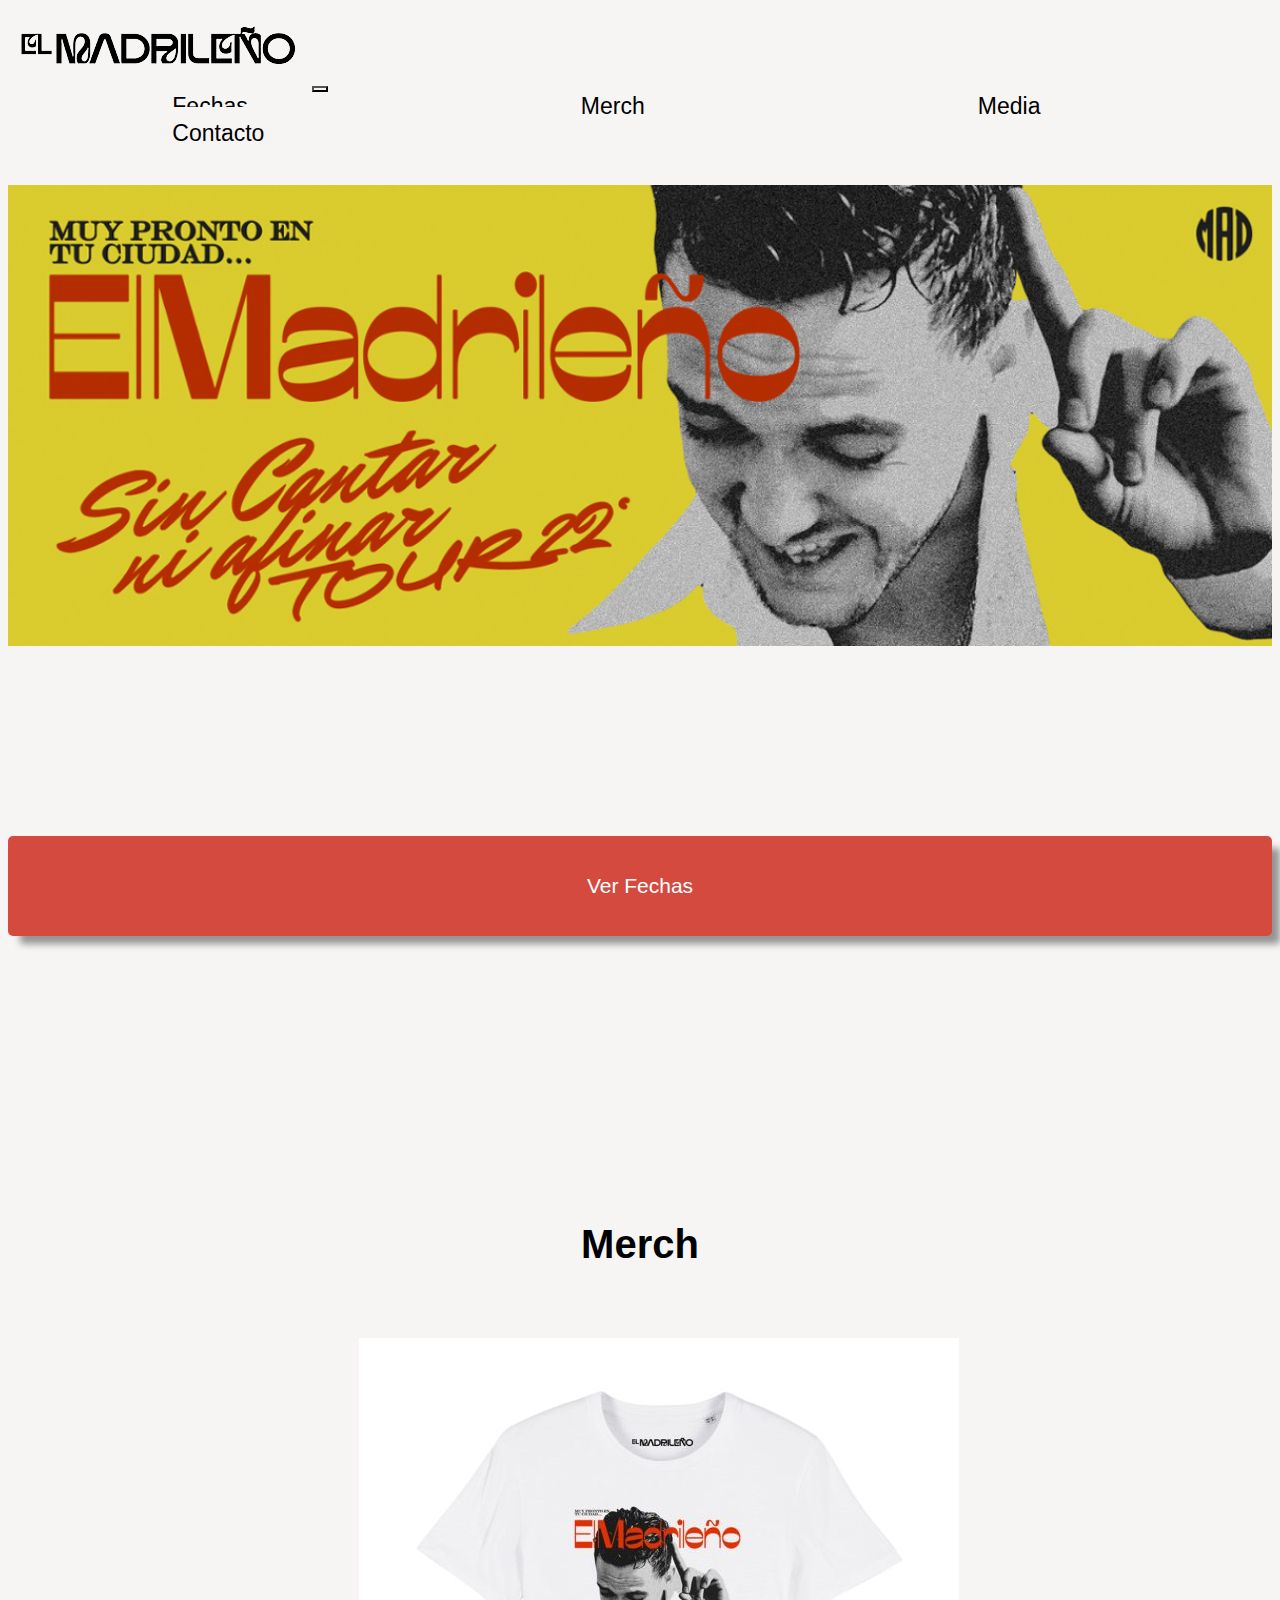
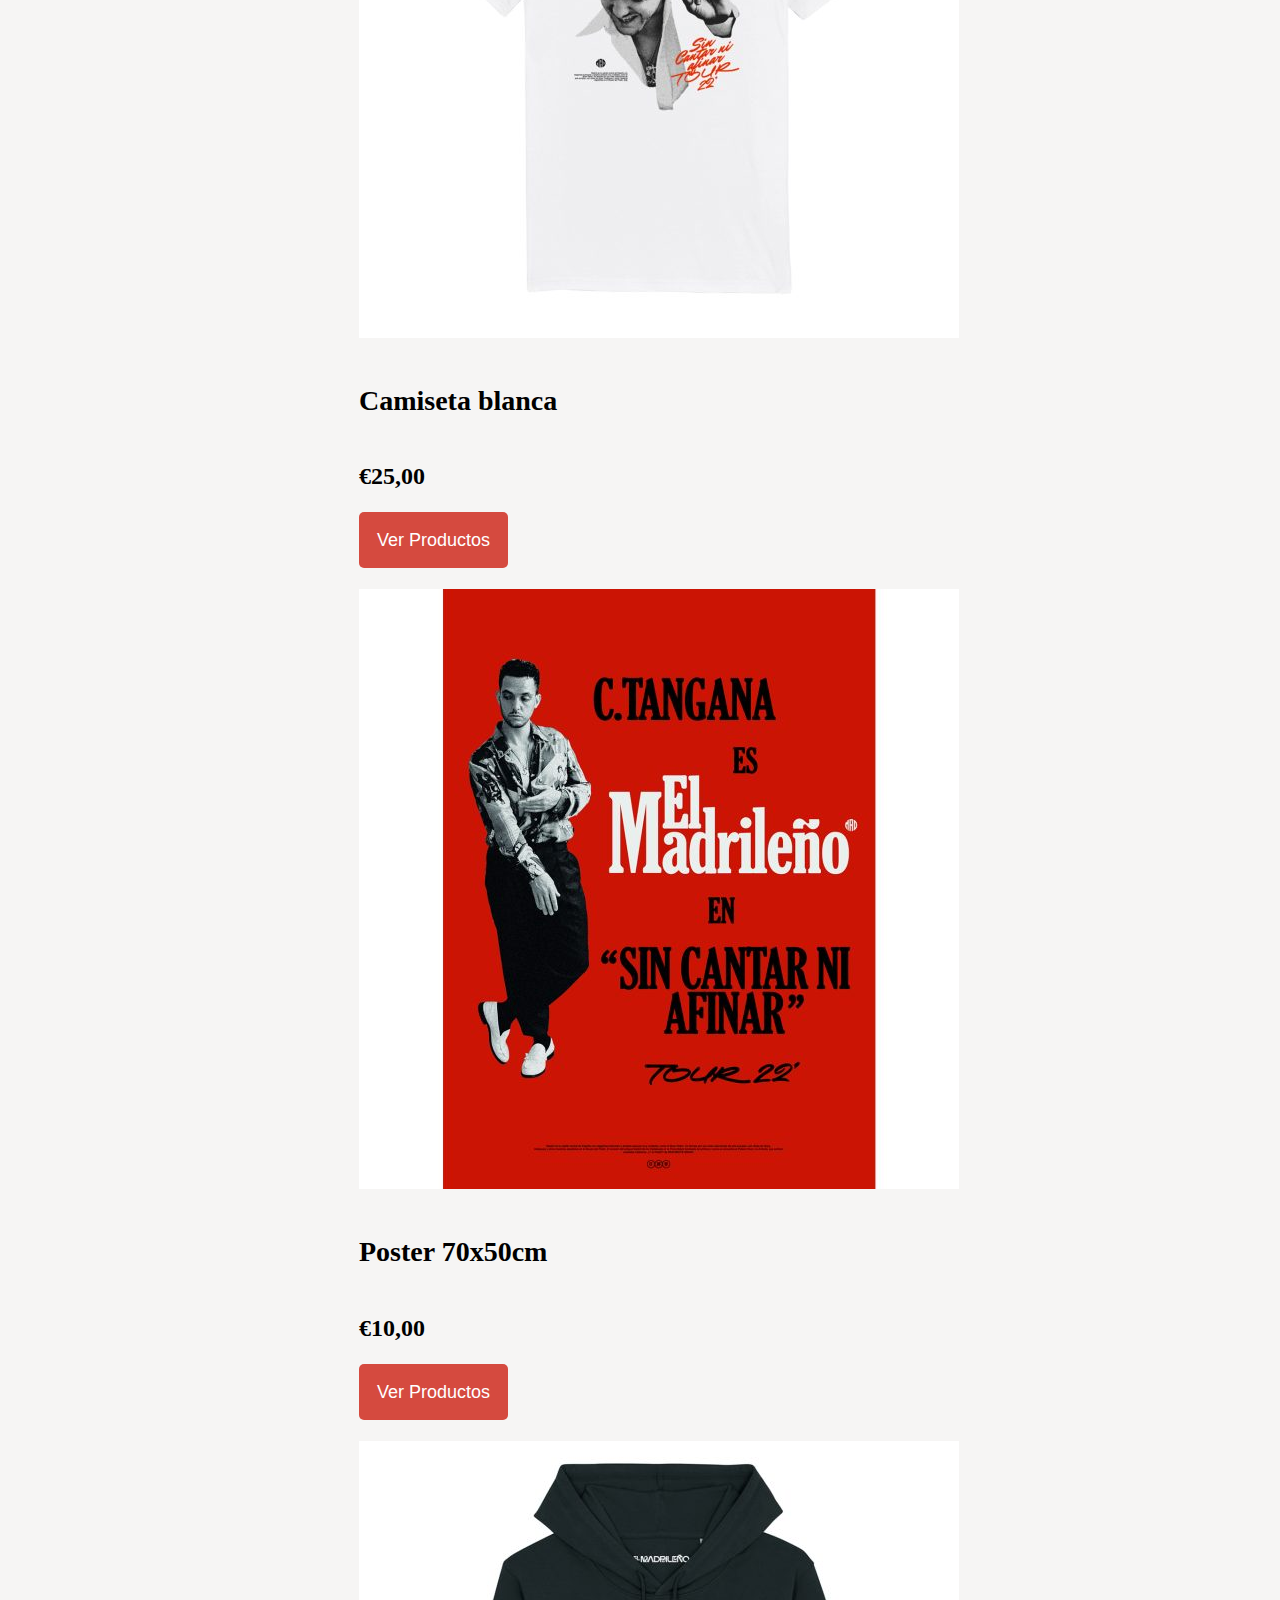
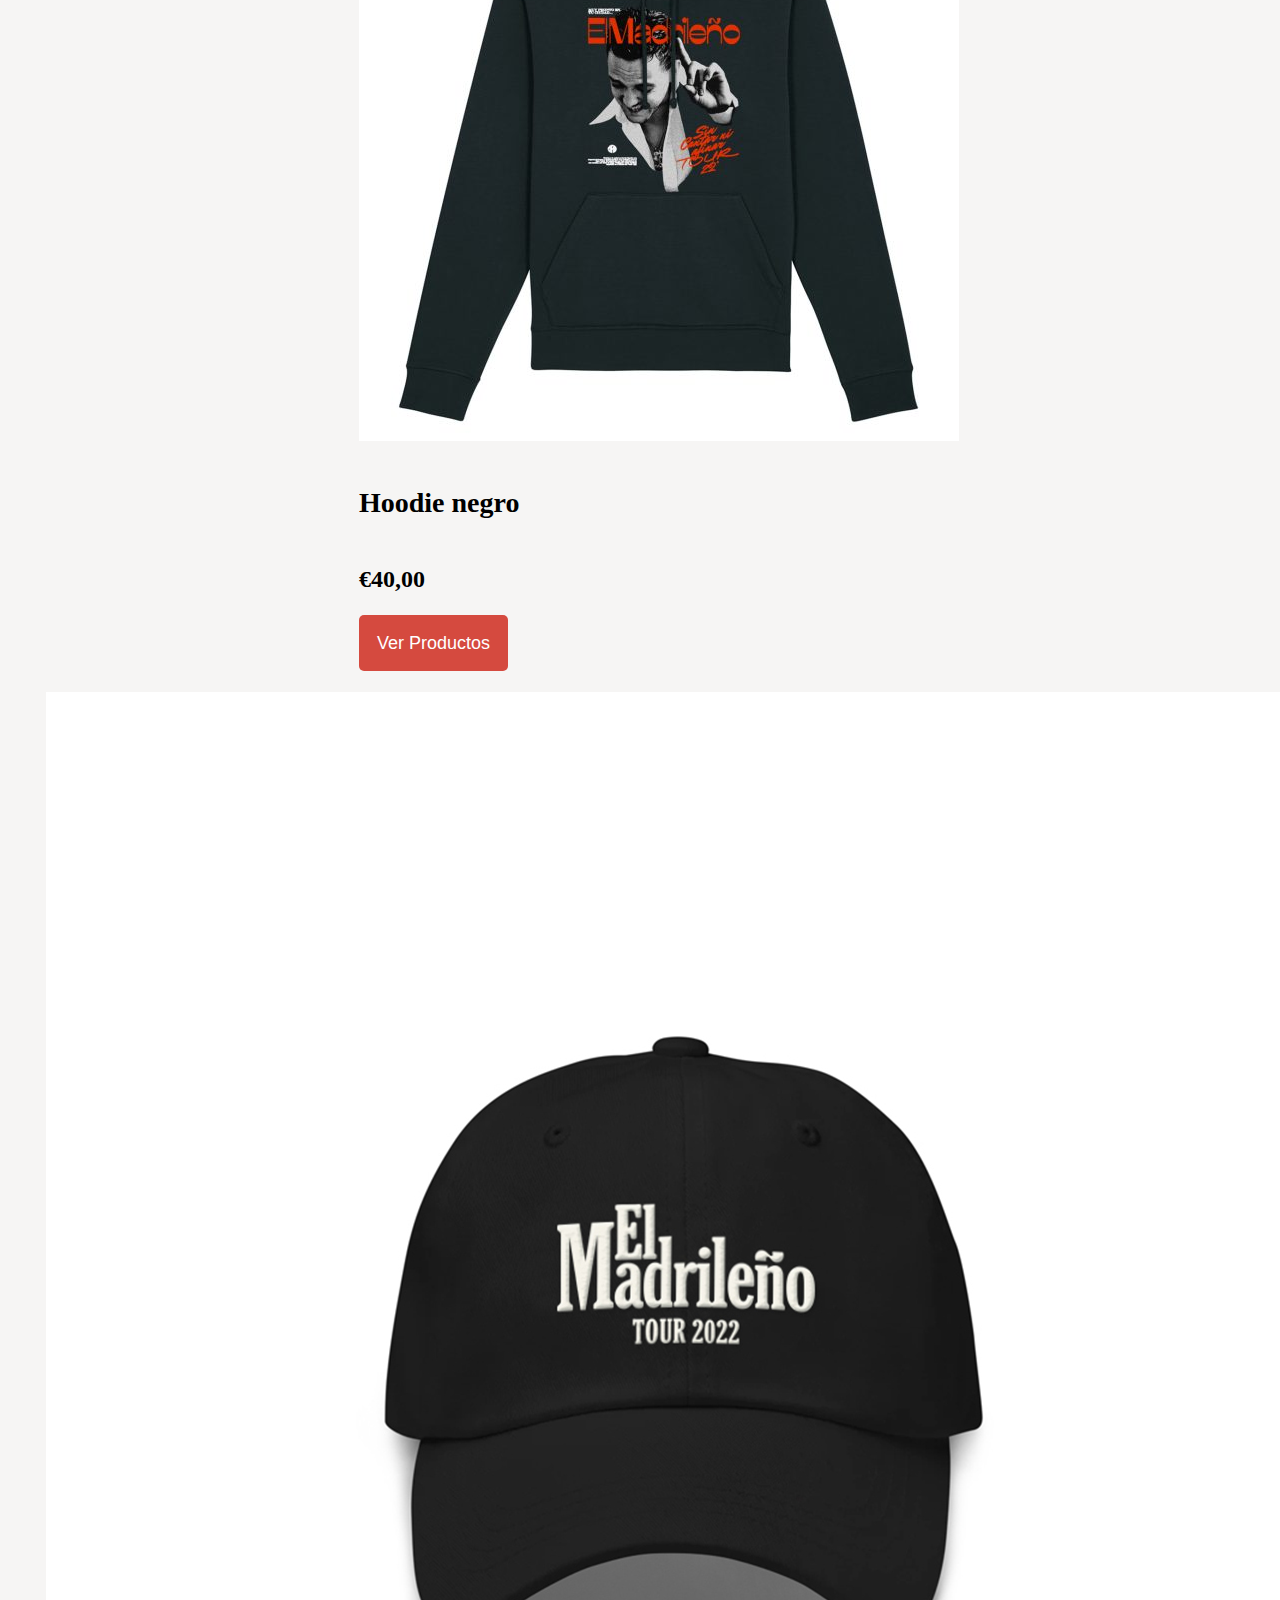
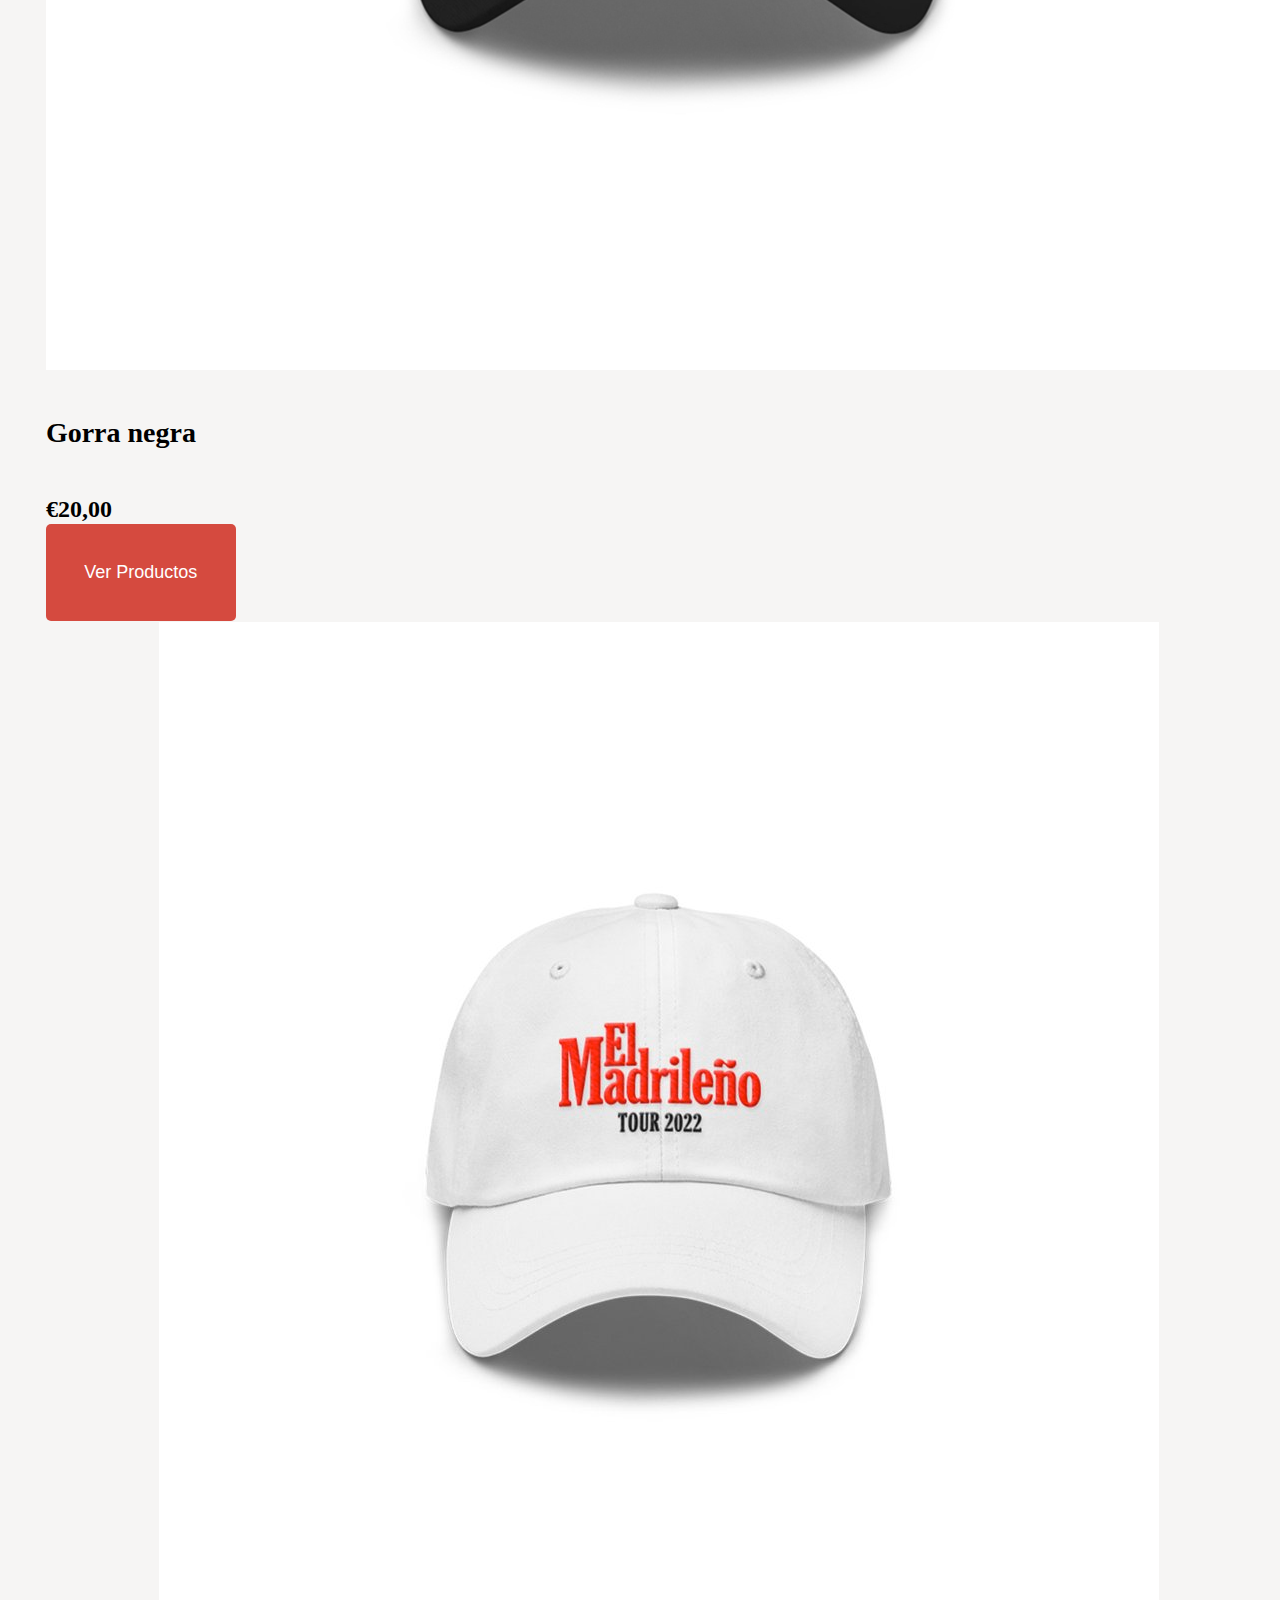
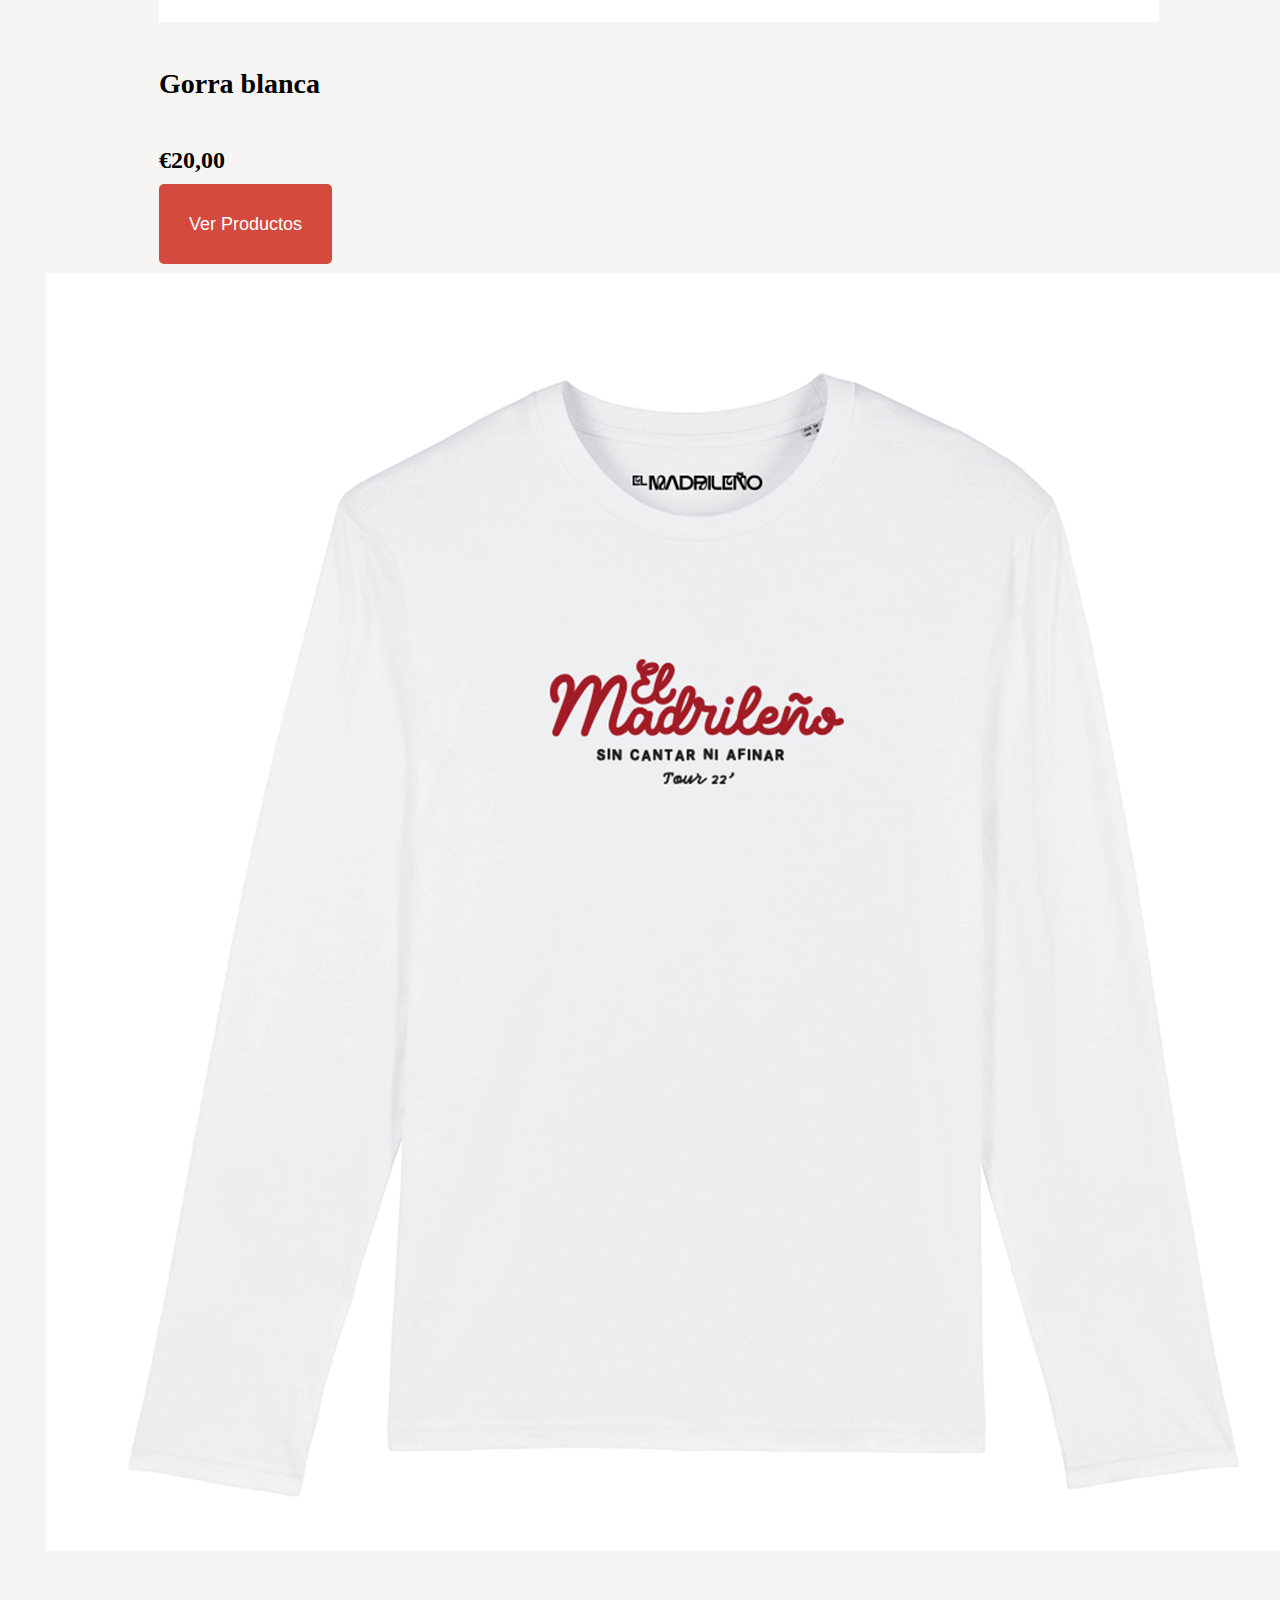
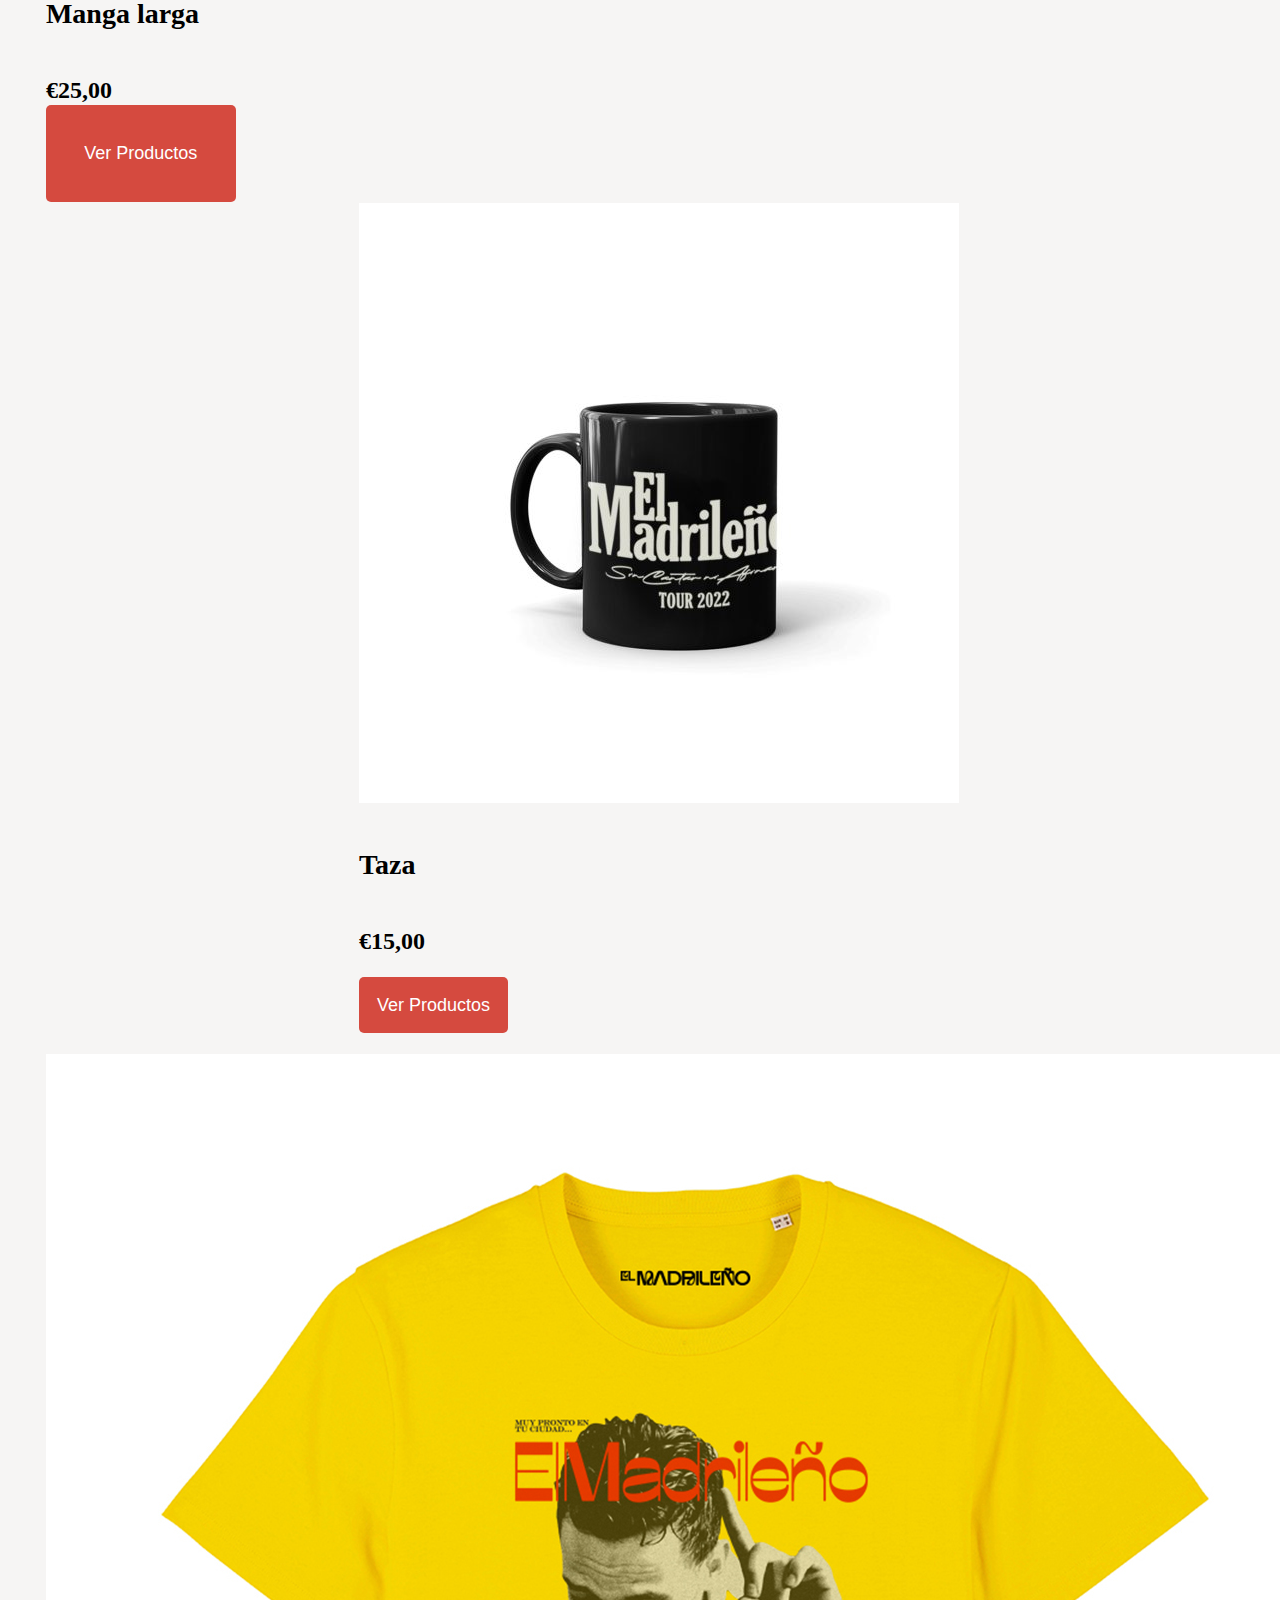
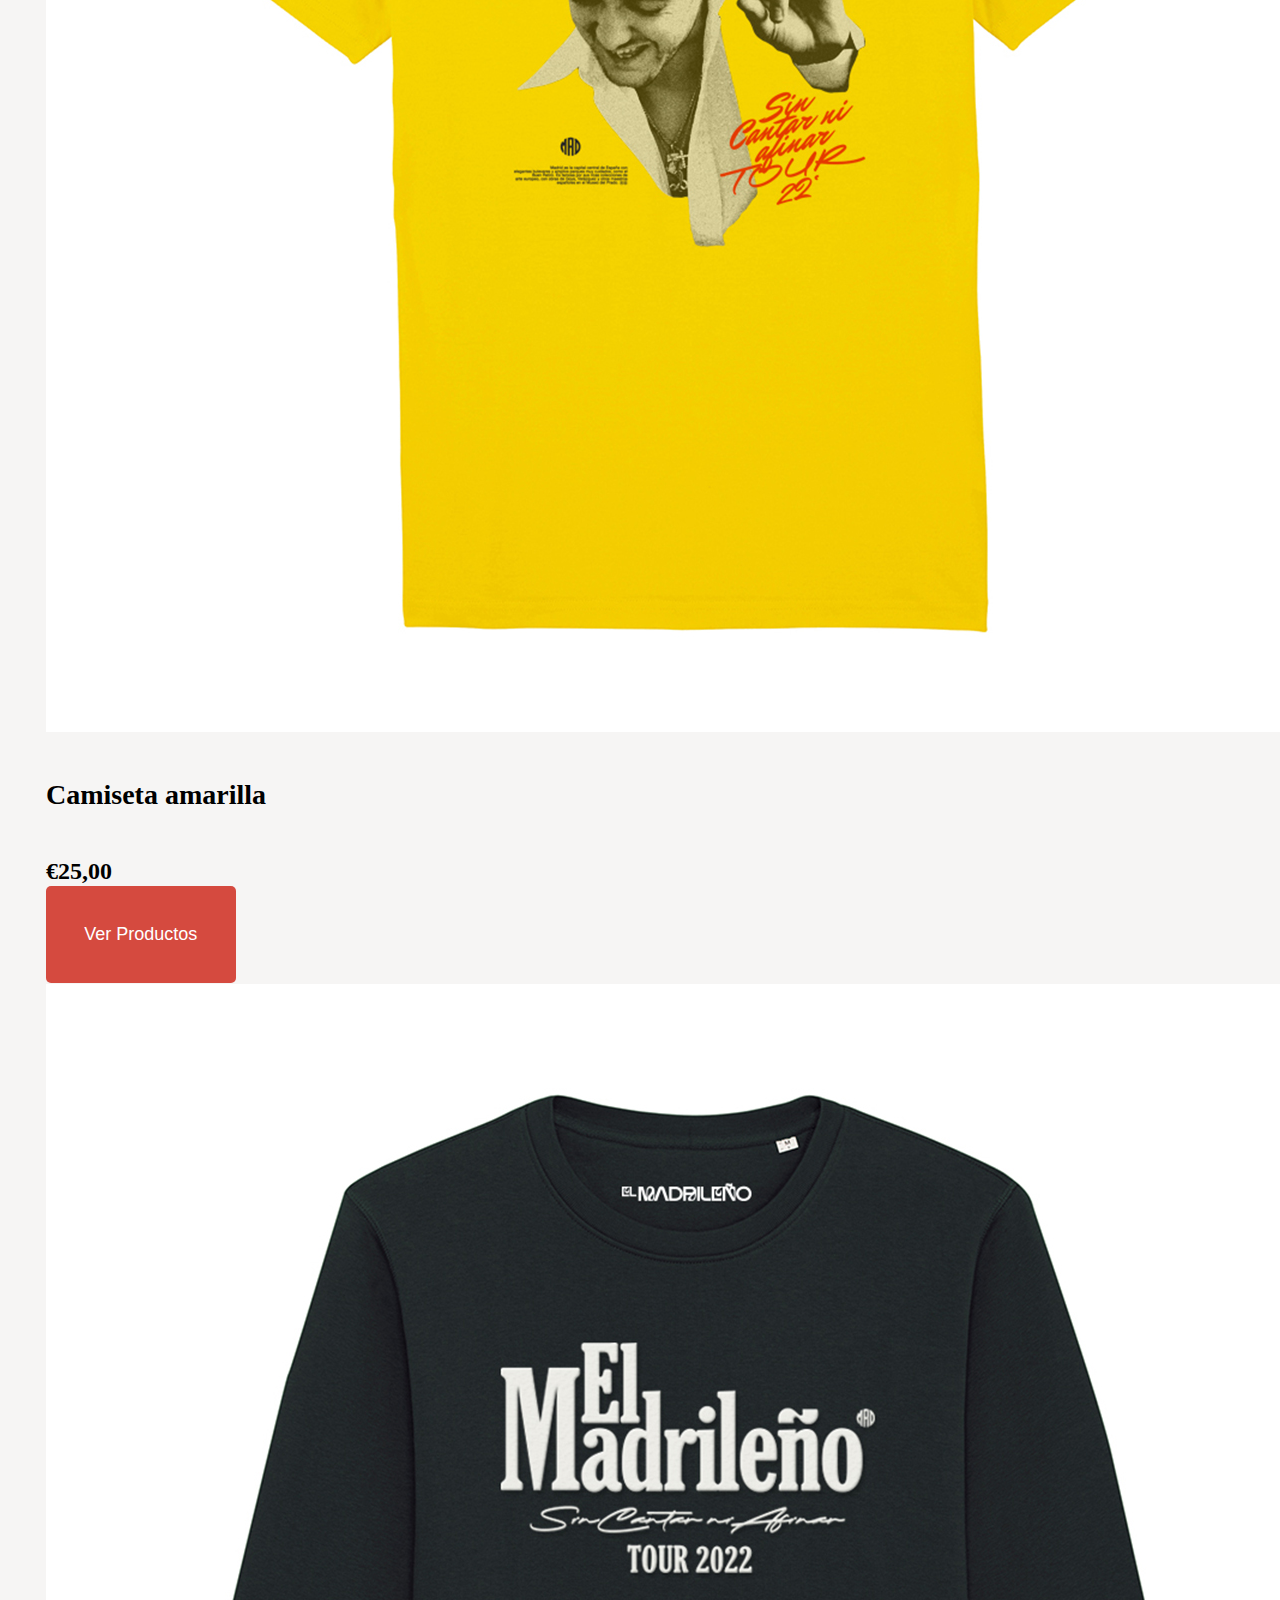
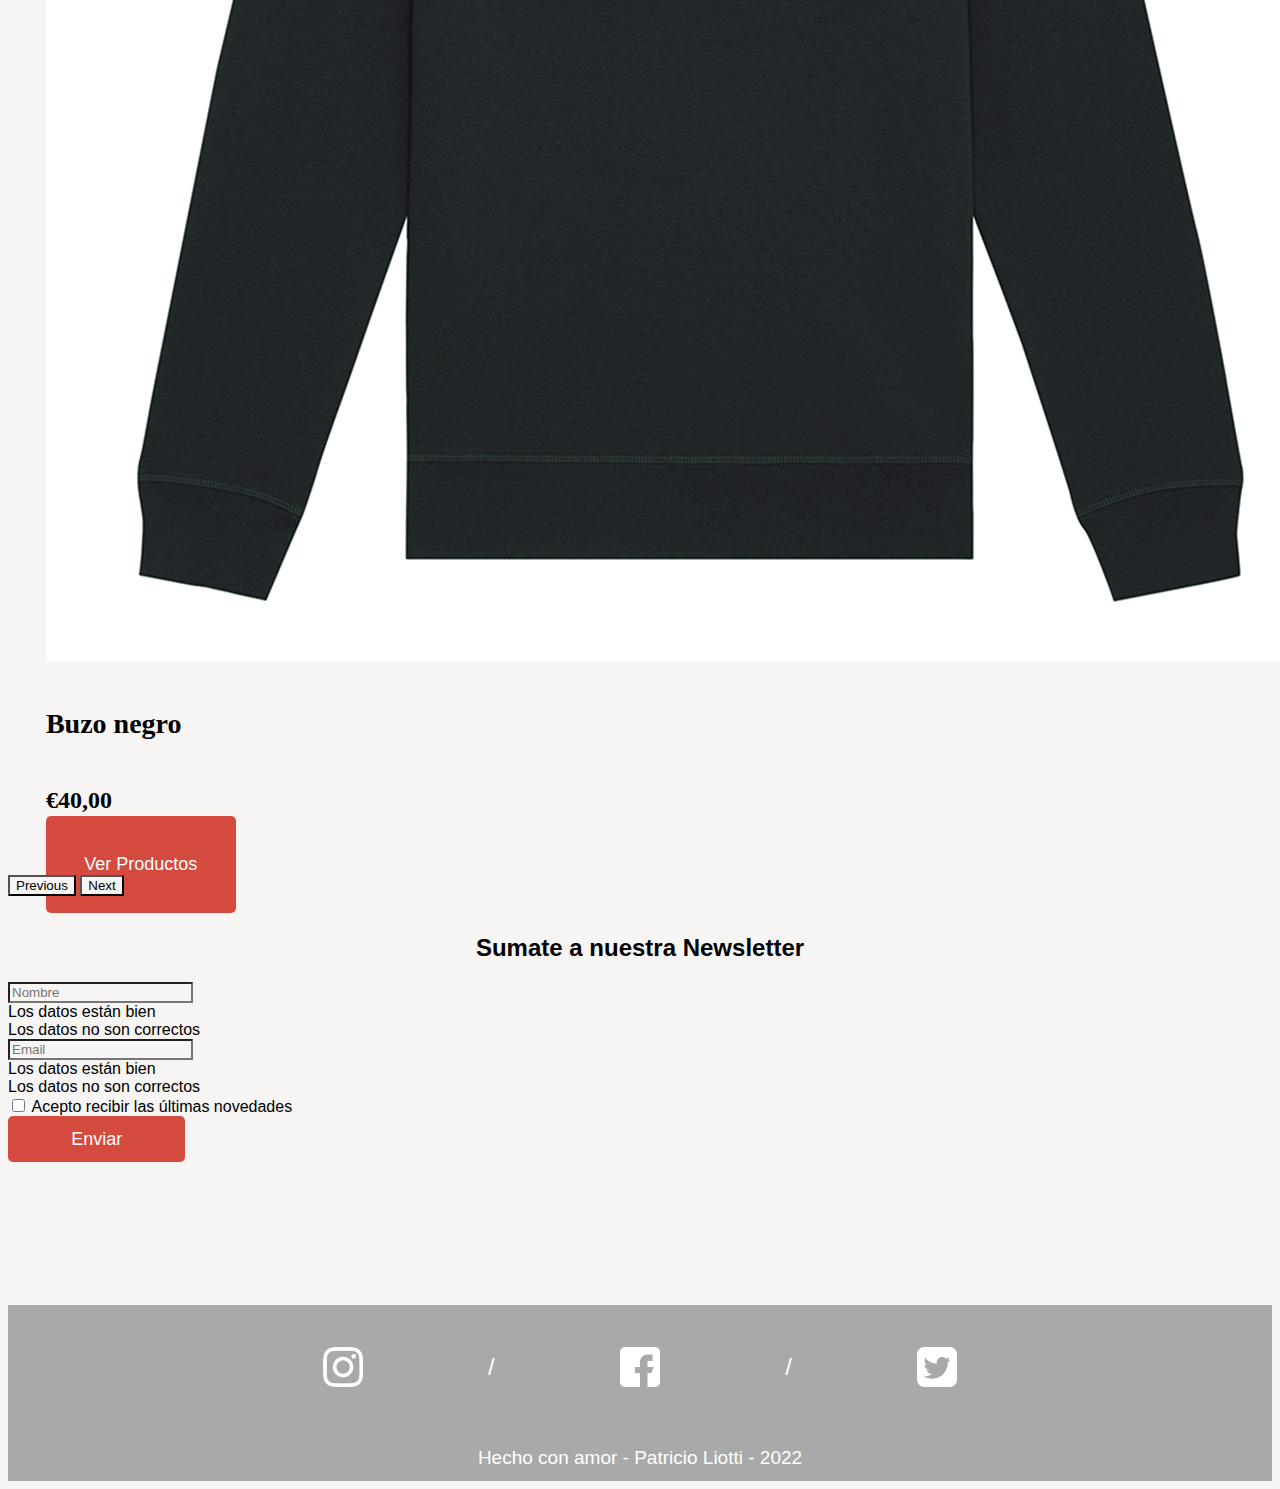
<file: index.html>
<!DOCTYPE>
<html>
<head>
	<meta charset="utf-8">
	<meta name="viewport" content="width=device-width, initial-scale=1">
	<link rel="stylesheet" type="text/css" href="css/estilos.css">
	<link href="https://cdn.jsdelivr.net/npm/bootstrap@5.2.2/dist/css/bootstrap.min.css" rel="stylesheet" integrity="sha384-Zenh87qX5JnK2Jl0vWa8Ck2rdkQ2Bzep5IDxbcnCeuOxjzrPF/et3URy9Bv1WTRi" crossorigin="anonymous">
	<title>index.html</title>
</head>

<body>

<header>
		<nav class="navbar navbar-expand-lg">
		 <div class="container">
		 	<a class="navbar-brand" href="index.html"><img class="logo" src="Media/El-Madrileno-Logo.png"></a>

		  <button class="navbar-toggler" type="button" data-bs-toggle="collapse" data-bs-target="#navbarNavAltMarkup" aria-controls="navbarNavAltMarkup" aria-expanded="false" aria-label="Toggle navigation">
		  	<span class="navbar-toggler-icon"></span>
		  </button>
		  <div class="collapse navbar-collapse" id="navbarNavAltMarkup">
		  	<div class="navbar-nav">
		  		<a class="navitem" href="Fechas.html">Fechas</a>
		  		<a class="navitem" href="Merch.html">Merch</a>
		  		<a class="navitem" href="Media.html">Media</a>
		  		<a class="navitem" href="Contacto.html">Contacto</a>
		  	</div>
		  </div>
		</div>
	</nav>

</header>

<section>

<div class="container"><img class="banner" src="Media/Banner.png"></div>

<div class="d-grid gap-2 col-3 mx-auto">
  <a href="Fechas.html">
  <button class="btn-btn-primary" type="button">Ver Fechas</button></a>
</div>

<h2 id="h2falso">Merch</h2>

<div class="container">
<div id="carouselExampleControls" class="carousel slide" data-bs-ride="carousel">
  <div class="carousel-inner">

<div class="carousel-item active">
<div class="cards-wrapper">

<div class="card col-lg-3 col-md-6 col-sm-12">
  <img src="Media/Merch1.jpeg" class="card-img-top" alt="...">
  <div class="card-body">
    <h5 class="card-title">Camiseta blanca</h5>
    <h5 class="card-title2">€25,00</h5>
    <p class="card-text"></p>
    <a href="Merch.html" class="btn-btn-primary2">Ver Productos</a>
  </div>
</div>

<div class="card col-lg-3 col-md-6 col-sm-12">
  <img src="Media/Merch8.jpeg" class="card-img-top" alt="...">
  <div class="card-body">
    <h5 class="card-title">Poster 70x50cm</h5>
    <h5 class="card-title2">€10,00</h5>
    <p class="card-text"></p>
    <a href="Merch.html" class="btn-btn-primary2">Ver Productos</a>
  </div>
</div>

<div class="card col-lg-3 col-md-6 col-sm-12">
  <img src="Media/Merch7.jpeg" class="card-img-top" alt="...">
  <div class="card-body">
    <h5 class="card-title">Hoodie negro</h5>
    <h5 class="card-title2">€40,00</h5>
    <p class="card-text"></p>
    <a href="Merch.html" class="btn-btn-primary2">Ver Productos</a>
  </div>
</div>
</div>
</div>

<div class="carousel-item">
<div class="cards-wrapper">

<div class="card col-lg-3 col-md-5 col-sm-12">
  <img src="Media/Merch11.jpeg" class="card-img-top" alt="...">
  <div class="card-body">
    <h5 class="card-title">Gorra negra</h5>
    <h5 class="card-title2">€20,00</h5>
    <p class="card-text"></p>
    <a href="Merch.html" class="btn-btn-primary2">Ver Productos</a>
  </div>
</div>
 
  <div class="card col-lg-3 col-md-5 col-sm-12">
  <img src="Media/Merch4.jpeg" class="card-img-top" alt="...">
  <div class="card-body">
    <h5 class="card-title">Gorra blanca</h5>
    <h5 class="card-title2">€20,00</h5>
    <p class="card-text"></p>
    <a href="Merch.html" class="btn-btn-primary2">Ver Productos</a>
  </div>
</div>

<div class="card col-lg-3 col-md-5 col-sm-12">
  <img src="Media/Merch 21.jpeg" class="card-img-top" alt="...">
  <div class="card-body">
    <h5 class="card-title">Manga larga</h5>
    <h5 class="card-title2">€25,00</h5>
    <p class="card-text"></p>
    <a href="Merch.html" class="btn-btn-primary2">Ver Productos</a>
  </div>
</div>
</div>
</div>

<div class="carousel-item">
<div class="cards-wrapper">

<div class="card col-lg-3 col-md-5 col-sm-12">
  <img src="Media/Merch6.jpeg" class="card-img-top" alt="...">
  <div class="card-body">
    <h5 class="card-title">Taza</h5>
    <h5 class="card-title2">€15,00</h5>
    <p class="card-text"></p>
    <a href="Merch.html" class="btn-btn-primary2">Ver Productos</a>
  </div>
</div>
<div class="card col-lg-3 col-md-5 col-sm-12">
  <img src="Media/Merch9.jpeg" class="card-img-top" alt="...">
  <div class="card-body">
    <h5 class="card-title">Camiseta amarilla</h5>
    <h5 class="card-title2">€25,00</h5>
    <p class="card-text"></p>
    <a href="Merch.html" class="btn-btn-primary2">Ver Productos</a>
  </div>
</div>
<div class="card col-lg-3 col-md-5 col-sm-12">
  <img src="Media/Merch18.jpeg" class="card-img-top" alt="...">
  <div class="card-body">
    <h5 class="card-title">Buzo negro</h5>
    <h5 class="card-title2">€40,00</h5>
    <p class="card-text"></p>
    <a href="Merch.html" class="btn-btn-primary2">Ver Productos</a>
  </div>
</div>
</div>
</div>

  <button class="carousel-control-prev" type="button" data-bs-target="#carouselExampleControls" data-bs-slide="prev">
    <span class="carousel-control-prev-icon" aria-hidden="true"></span>
    <span class="visually-hidden">Previous</span>
  </button>
  <button class="carousel-control-next" type="button" data-bs-target="#carouselExampleControls" data-bs-slide="next">
    <span class="carousel-control-next-icon" aria-hidden="true"></span>
    <span class="visually-hidden">Next</span>
  </button>
</div>
</div>


<div class="container2 mx-auto col-lg-5 col-md-9">
<h2>Sumate a nuestra Newsletter</h2>
<form netlify class="formulario mx-auto needs-validation" method="post" novalid>
    <div class="mb-3">
    <label for="Nombre" class="form-label"></label>
    <input type="text" class="form-control" id="exampleInputName1" placeholder="Nombre" name="Nombre" required>
    <div class="valid-feedback" required>
      Los datos están bien
    </div>
     <div class="invalid-feedback" required>
      Los datos no son correctos
    </div>
  </div>
  <div class="mb-3">
    <label for="Email" class="form-label"></label>
    <input type="email" class="form-control" id="exampleInputEmail1" placeholder="Email" name="Email" aria-describedby="emailHelp" required>
       <div class="valid-feedback" required>
      Los datos están bien
    </div>
     <div class="invalid-feedback" required>
      Los datos no son correctos
    </div>
  </div>
  <div class="mb-3 form-check">
    <input type="checkbox" class="form-check-input" id="exampleCheck1" name="Checkbox" required>
    <label class="form-check-label" for="Checkbox">Acepto recibir las últimas novedades</label>
  </div>
  <button type="submit" class="btn-btn-primary3">Enviar</button>
</form>
</div>



</section>

<footer class="container-fluid">
  <div class="divredesfooter">
  <a href="instagram.com/c.tangana"><img class="redesfooter" src="Media/instagram2.png"></a>
  <span>/</span>
  <a href="facebook.com/C.tangana"><img class="redesfooter" src="Media/facebook2.png"></a>
  <span>/</span>
    <a href="twitter.com/c_tangana"><img class="redesfooter" src="Media/twitter2.png"></a>
    </div>
    <div class="textofooter">
      <p>Hecho con amor - Patricio Liotti - 2022</p>
    </div>
</footer>
<script src="https://cdn.jsdelivr.net/npm/bootstrap@5.2.2/dist/js/bootstrap.bundle.min.js" integrity="sha384-OERcA2EqjJCMA+/3y+gxIOqMEjwtxJY7qPCqsdltbNJuaOe923+mo//f6V8Qbsw3" crossorigin="anonymous"> // Example starter JavaScript for disabling form submissions if there are invalid fields
(() => {
  'use strict'

  // Fetch all the forms we want to apply custom Bootstrap validation styles to
  const forms = document.querySelectorAll('.needs-validation')

  // Loop over them and prevent submission
  Array.from(forms).forEach(form => {
    form.addEventListener('submit', event => {
      if (!form.checkValidity()) {
        event.preventDefault()
        event.stopPropagation()
      }

      form.classList.add('was-validated')
    }, false)
  })
})()</script>

</body>
</html>
</file>
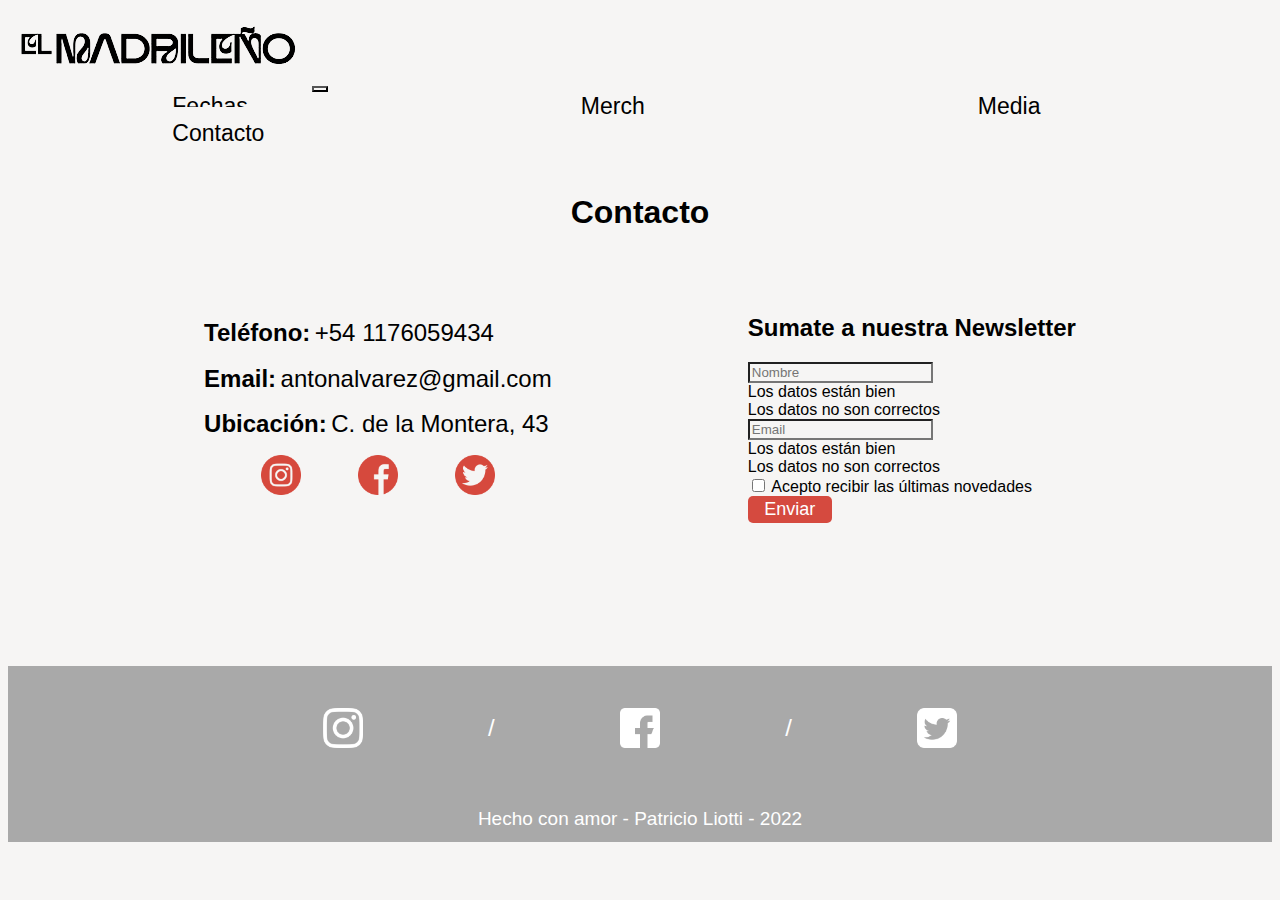
<file: Contacto.html>
<!DOCTYPE>
<html>
<head>
	<meta charset="utf-8">
	<meta name="viewport" content="width=device-width, initial-scale=1">
	<link rel="stylesheet" type="text/css" href="css/estilos.css">
	<link href="https://cdn.jsdelivr.net/npm/bootstrap@5.2.2/dist/css/bootstrap.min.css" rel="stylesheet" integrity="sha384-Zenh87qX5JnK2Jl0vWa8Ck2rdkQ2Bzep5IDxbcnCeuOxjzrPF/et3URy9Bv1WTRi" crossorigin="anonymous">
	<title>Media.html</title>
</head>

<body>

<header>
	<div class="container">
		<nav class="navbar navbar-expand-lg">
		 	<a class="navbar-brand" href="index.html"><img class="logo" src="Media/El-Madrileno-Logo.png"></a>
		  <button class="navbar-toggler" type="button" data-bs-toggle="collapse" data-bs-target="#navbarNavAltMarkup" aria-controls="navbarNavAltMarkup" aria-expanded="false" aria-label="Toggle navigation">
		  	<span class="navbar-toggler-icon"></span>
		  </button>
		  <div class="collapse navbar-collapse" id="navbarNavAltMarkup">
		  	<div class="navbar-nav">
		  		<a class="navitem" href="Fechas.html">Fechas</a>
		  		<a class="navitem" href="Merch.html">Merch</a>
		  		<a class="navitem" href="Media.html">Media</a>
		  		<a class="navitem" href="Contacto.html">Contacto</a>
		  	</div>
		  </div>
		</div>
	</nav>

</header>

<section>

<h1>Contacto</h1>

<div class="container">

	
<article class="articleformulario">
	<div class="divcontacto col-lg-4 col-md-10">
		<div>
		<p class="pinfo1">Teléfono:</p>
		<p>+54 1176059434</p>
		</div>
		<div>
		<p class="pinfo1">Email:</p>
		<p>antonalvarez@gmail.com</p>
		</div>

		<div>
		<p class="pinfo1">Ubicación:</p>
		<p>C. de la Montera, 43</p>
		</div>	
		<div class="redes">
		<a href="https://www.instagram.com/c.tangana" target="blank">
		<img class="iconosrrss2" src="Media/instagram.png"></a>
		<a href="https://www.facebook.com/C.tangana" target="blank">
		<img class="iconosrrss2" src="Media/facebook.png"></a>
		<a href="https://www.twitter.com/c_tangana" target="blank">
		<img class="iconosrrss2" src="Media/twitter.png"></a>
		</div>
	</div>
	
<div class="form col-lg-5 col-md-9">
<h2>Sumate a nuestra Newsletter</h2>
<form netlify class="formulario2 needs-validation" method="post" novalid>
    <div class="mb-3">
    <label for="Nombre" class="form-label"></label>
    <input type="text" class="form-control" id="exampleInputName1" placeholder="Nombre" name="Nombre" required>
      <div class="valid-feedback" required>
      Los datos están bien
    </div>
        <div class="invalid-feedback" required>
      Los datos no son correctos
    </div>
  </div>
  <div class="mb-3">
    <label for="Email" class="form-label"></label>
    <input type="email" class="form-control" id="exampleInputEmail1" placeholder="Email" name="Emai" aria-describedby="emailHelp" required>
  </div>
       <div class="valid-feedback" required>
      Los datos están bien
    </div>
         <div class="invalid-feedback" required>
      Los datos no son correctos
    </div>
  <div class="mb-3 form-check">
    <input type="checkbox" class="form-check-input" id="exampleCheck1" name="Checkbox" required>
    <label class="form-check-label" for="Checkbox">Acepto recibir las últimas novedades</label>
  </div>
  <button type="submit" class="btn-btn-primary3">Enviar</button>
</form>
</div>

</article>

</div>

</section>

<footer class="container-fluid">
  <div class="divredesfooter">
  <a href="instagram.com/c.tangana"><img class="redesfooter" src="Media/instagram2.png"></a>
  <span>/</span>
  <a href="facebook.com/C.tangana"><img class="redesfooter" src="Media/facebook2.png"></a>
  <span>/</span>
    <a href="twitter.com/c_tangana"><img class="redesfooter" src="Media/twitter2.png"></a>
    </div>
    <div class="textofooter">
      <p>Hecho con amor - Patricio Liotti - 2022</p>
    </div>
</footer>

<script src="https://cdn.jsdelivr.net/npm/bootstrap@5.2.2/dist/js/bootstrap.bundle.min.js" integrity="sha384-OERcA2EqjJCMA+/3y+gxIOqMEjwtxJY7qPCqsdltbNJuaOe923+mo//f6V8Qbsw3" crossorigin="anonymous">// Example starter JavaScript for disabling form submissions if there are invalid fields
(() => {
  'use strict'

  // Fetch all the forms we want to apply custom Bootstrap validation styles to
  const forms = document.querySelectorAll('.needs-validation')

  // Loop over them and prevent submission
  Array.from(forms).forEach(form => {
    form.addEventListener('submit', event => {
      if (!form.checkValidity()) {
        event.preventDefault()
        event.stopPropagation()
      }

      form.classList.add('was-validated')
    }, false)
  })
})()</script>
</body>
</html>
</file>
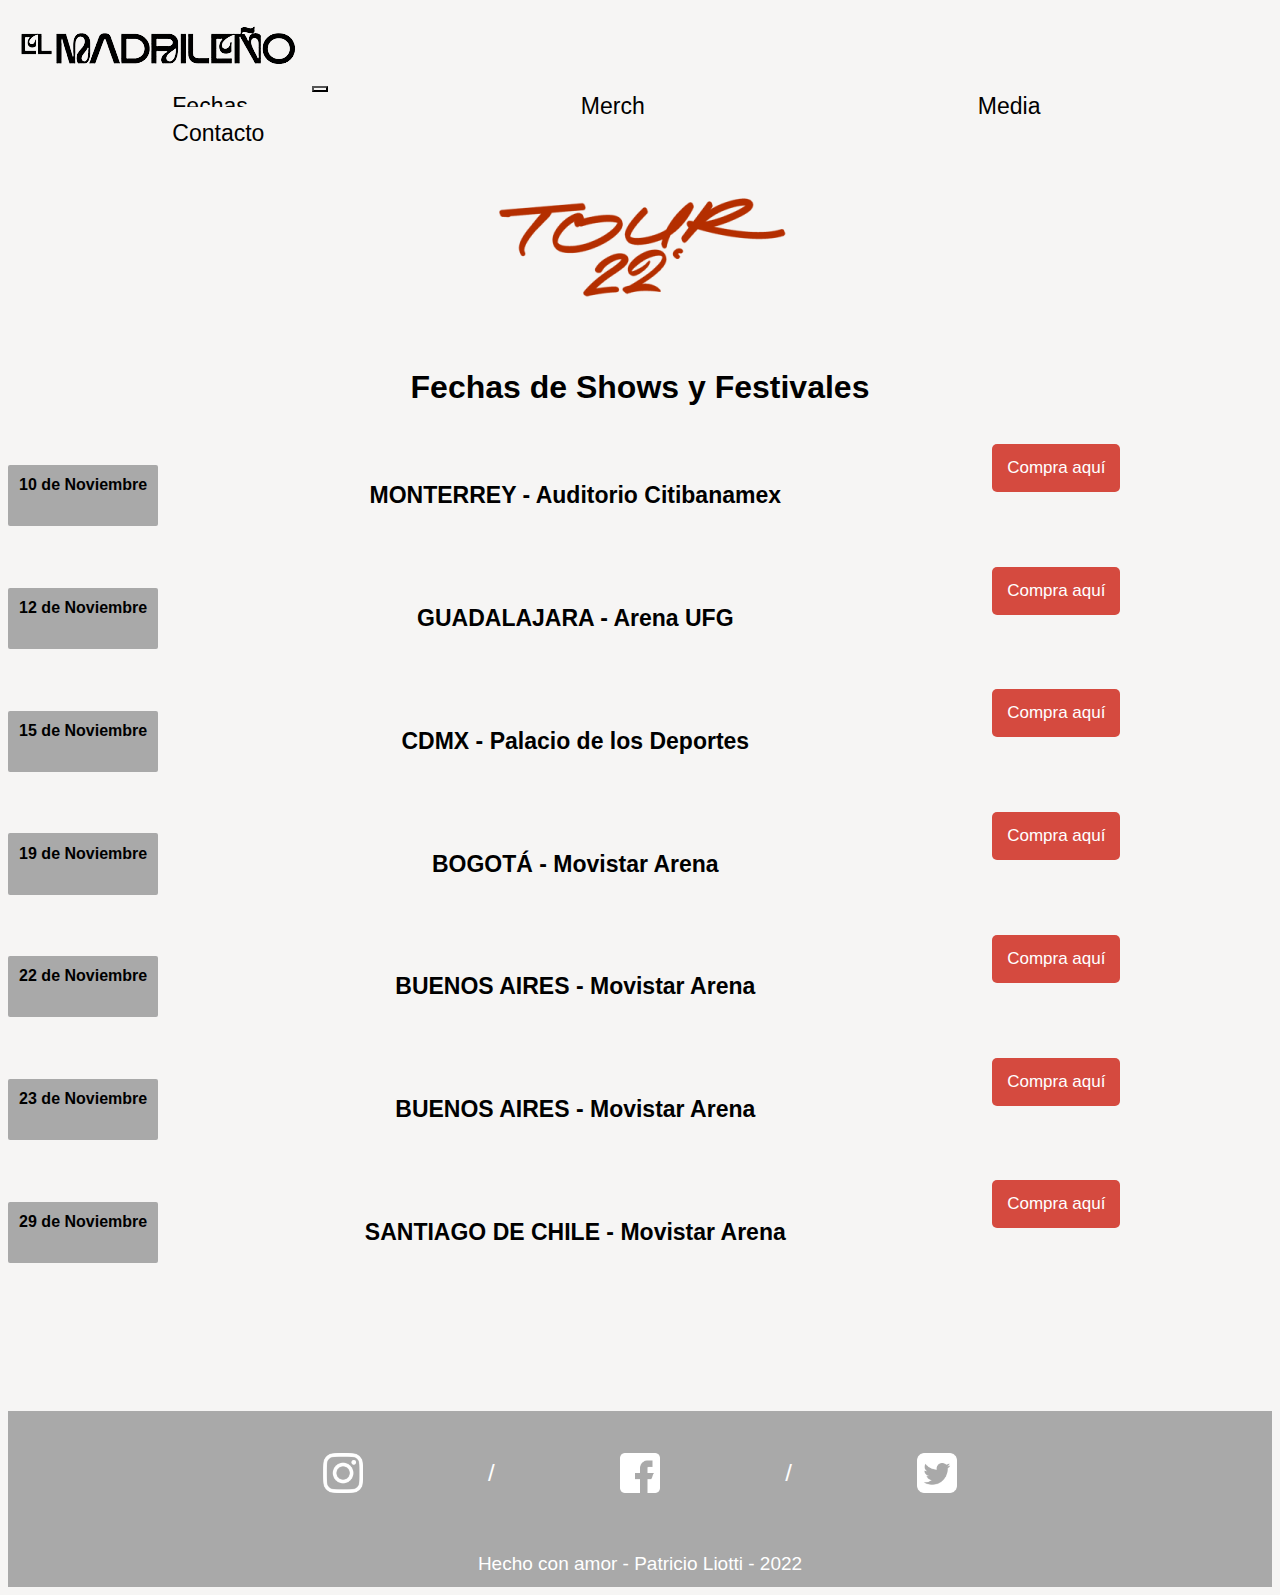
<file: Fechas.html>
<!DOCTYPE>
<html>
<head>
	<meta charset="utf-8">
	<meta name="viewport" content="width=device-width, initial-scale=1">
	<link rel="stylesheet" type="text/css" href="css/estilos.css">
	<link href="https://cdn.jsdelivr.net/npm/bootstrap@5.2.2/dist/css/bootstrap.min.css" rel="stylesheet" integrity="sha384-Zenh87qX5JnK2Jl0vWa8Ck2rdkQ2Bzep5IDxbcnCeuOxjzrPF/et3URy9Bv1WTRi" crossorigin="anonymous">
	<title>Fechas.html</title>
</head>

<body>

<header>
		<nav class="navbar navbar-expand-lg">
		 <div class="container">
		 	<a class="navbar-brand" href="index.html"><img class="logo" src="Media/El-Madrileno-Logo.png"></a>
		  <button class="navbar-toggler" type="button" data-bs-toggle="collapse" data-bs-target="#navbarNavAltMarkup" aria-controls="navbarNavAltMarkup" aria-expanded="false" aria-label="Toggle navigation">
		  	<span class="navbar-toggler-icon"></span>
		  </button>
		  <div class="collapse navbar-collapse" id="navbarNavAltMarkup">
		  	<div class="navbar-nav">
		  		<a class="navitem" href="Fechas.html">Fechas</a>
		  		<a class="navitem" href="Merch.html">Merch</a>
		  		<a class="navitem" href="Media.html">Media</a>
		  		<a class="navitem" href="Contacto.html">Contacto</a>
		  	</div>
		  </div>
		</div>
	</nav>

</header>

<section class="sectionfechas">

<div class="div-tour22"><img class="tour22" src="Media/TOUR-2022.png"></div>

<h1 class="titulofechas">Fechas de Shows y Festivales</h1>

<article class="container-fluid">
  <div class="fecha col-10">
    <h4> 10 de Noviembre </h4> <h5>MONTERREY - Auditorio Citibanamex</h5> <a href="https://www.viagogo.com/ar/Entradas-Conciertos/Otros-Conciertos/C-Tangana-Entradas?AffiliateID=49&adposition=&PCID=PSARGOOCONCTA990D55BA283D&AdID=610637214900&MetroRegionID=&psc=%2c&ps=cy-1099%7cmr-850&ps_p=0&ps_c=14647797561&ps_ag=144582489488&ps_tg=kwd-1642097346120&ps_ad=610637214900&ps_adp=%2c&ps_fi=%2c&ps_li=%2c&ps_lp=9070458&ps_n=g&ps_d=c&gclid=CjwKCAiA68ebBhB-EiwALVC-NmTv2Xw3IjQL0GrPQPN0LqRhsPE49Ys8j7_zQClmH00XlLC0G_ms6hoCJ1YQAvD_BwE"><button>Compra aquí</button></a>
  </div>
    <div class="fecha col-10">
    <h4> 12 de Noviembre </h4> <h5>GUADALAJARA - Arena UFG</h5> <a href="https://www.viagogo.com/ar/Entradas-Conciertos/Otros-Conciertos/C-Tangana-Entradas?AffiliateID=49&adposition=&PCID=PSARGOOCONCTA990D55BA283D&AdID=610637214900&MetroRegionID=&psc=%2c&ps=cy-1099%7cmr-850&ps_p=0&ps_c=14647797561&ps_ag=144582489488&ps_tg=kwd-1642097346120&ps_ad=610637214900&ps_adp=%2c&ps_fi=%2c&ps_li=%2c&ps_lp=9070458&ps_n=g&ps_d=c&gclid=CjwKCAiA68ebBhB-EiwALVC-NmTv2Xw3IjQL0GrPQPN0LqRhsPE49Ys8j7_zQClmH00XlLC0G_ms6hoCJ1YQAvD_BwE"><button>Compra aquí</button></a>
  </div>
    <div class="fecha col-10">
    <h4> 15 de Noviembre </h4> <h5>CDMX - Palacio de los Deportes</h5> <a href="https://www.viagogo.com/ar/Entradas-Conciertos/Otros-Conciertos/C-Tangana-Entradas?AffiliateID=49&adposition=&PCID=PSARGOOCONCTA990D55BA283D&AdID=610637214900&MetroRegionID=&psc=%2c&ps=cy-1099%7cmr-850&ps_p=0&ps_c=14647797561&ps_ag=144582489488&ps_tg=kwd-1642097346120&ps_ad=610637214900&ps_adp=%2c&ps_fi=%2c&ps_li=%2c&ps_lp=9070458&ps_n=g&ps_d=c&gclid=CjwKCAiA68ebBhB-EiwALVC-NmTv2Xw3IjQL0GrPQPN0LqRhsPE49Ys8j7_zQClmH00XlLC0G_ms6hoCJ1YQAvD_BwE"><button>Compra aquí</button></a>
  </div>
    <div class="fecha col-10">
    <h4> 19 de Noviembre </h4> <h5>BOGOTÁ - Movistar Arena</h5> <a href="https://www.viagogo.com/ar/Entradas-Conciertos/Otros-Conciertos/C-Tangana-Entradas?AffiliateID=49&adposition=&PCID=PSARGOOCONCTA990D55BA283D&AdID=610637214900&MetroRegionID=&psc=%2c&ps=cy-1099%7cmr-850&ps_p=0&ps_c=14647797561&ps_ag=144582489488&ps_tg=kwd-1642097346120&ps_ad=610637214900&ps_adp=%2c&ps_fi=%2c&ps_li=%2c&ps_lp=9070458&ps_n=g&ps_d=c&gclid=CjwKCAiA68ebBhB-EiwALVC-NmTv2Xw3IjQL0GrPQPN0LqRhsPE49Ys8j7_zQClmH00XlLC0G_ms6hoCJ1YQAvD_BwE"><button>Compra aquí</button></a>
  </div>
    <div class="fecha col-10">
    <h4> 22 de Noviembre </h4> <h5>BUENOS AIRES - Movistar Arena</h5> <a href="https://www.viagogo.com/ar/Entradas-Conciertos/Otros-Conciertos/C-Tangana-Entradas?AffiliateID=49&adposition=&PCID=PSARGOOCONCTA990D55BA283D&AdID=610637214900&MetroRegionID=&psc=%2c&ps=cy-1099%7cmr-850&ps_p=0&ps_c=14647797561&ps_ag=144582489488&ps_tg=kwd-1642097346120&ps_ad=610637214900&ps_adp=%2c&ps_fi=%2c&ps_li=%2c&ps_lp=9070458&ps_n=g&ps_d=c&gclid=CjwKCAiA68ebBhB-EiwALVC-NmTv2Xw3IjQL0GrPQPN0LqRhsPE49Ys8j7_zQClmH00XlLC0G_ms6hoCJ1YQAvD_BwE"><button>Compra aquí</button></a>
  </div>
    <div class="fecha col-10">
    <h4> 23 de Noviembre </h4> <h5>BUENOS AIRES - Movistar Arena</h5> <a href="https://www.viagogo.com/ar/Entradas-Conciertos/Otros-Conciertos/C-Tangana-Entradas?AffiliateID=49&adposition=&PCID=PSARGOOCONCTA990D55BA283D&AdID=610637214900&MetroRegionID=&psc=%2c&ps=cy-1099%7cmr-850&ps_p=0&ps_c=14647797561&ps_ag=144582489488&ps_tg=kwd-1642097346120&ps_ad=610637214900&ps_adp=%2c&ps_fi=%2c&ps_li=%2c&ps_lp=9070458&ps_n=g&ps_d=c&gclid=CjwKCAiA68ebBhB-EiwALVC-NmTv2Xw3IjQL0GrPQPN0LqRhsPE49Ys8j7_zQClmH00XlLC0G_ms6hoCJ1YQAvD_BwE"><button>Compra aquí</button></a>
  </div>
    <div class="fecha col-10">
    <h4> 29 de Noviembre </h4> <h5>SANTIAGO DE CHILE - Movistar Arena</h5><a href="https://www.viagogo.com/ar/Entradas-Conciertos/Otros-Conciertos/C-Tangana-Entradas?AffiliateID=49&adposition=&PCID=PSARGOOCONCTA990D55BA283D&AdID=610637214900&MetroRegionID=&psc=%2c&ps=cy-1099%7cmr-850&ps_p=0&ps_c=14647797561&ps_ag=144582489488&ps_tg=kwd-1642097346120&ps_ad=610637214900&ps_adp=%2c&ps_fi=%2c&ps_li=%2c&ps_lp=9070458&ps_n=g&ps_d=c&gclid=CjwKCAiA68ebBhB-EiwALVC-NmTv2Xw3IjQL0GrPQPN0LqRhsPE49Ys8j7_zQClmH00XlLC0G_ms6hoCJ1YQAvD_BwE"> <button>Compra aquí</button></a>
  </div>
</article>


</section>

<footer class="container-fluid">
	<div class="divredesfooter">
	<a href="instagram.com/c.tangana"><img class="redesfooter" src="Media/instagram2.png"></a>
	<span>/</span>
	<a href="facebook.com/C.tangana"><img class="redesfooter" src="Media/facebook2.png"></a>
	<span>/</span>
		<a href="twitter.com/c_tangana"><img class="redesfooter" src="Media/twitter2.png"></a>
		</div>
		<div class="textofooter">
			<p>Hecho con amor - Patricio Liotti - 2022</p>
		</div>
</footer>
<script src="https://cdn.jsdelivr.net/npm/bootstrap@5.2.2/dist/js/bootstrap.bundle.min.js" integrity="sha384-OERcA2EqjJCMA+/3y+gxIOqMEjwtxJY7qPCqsdltbNJuaOe923+mo//f6V8Qbsw3" crossorigin="anonymous"></script>
</body>
</html>
</file>
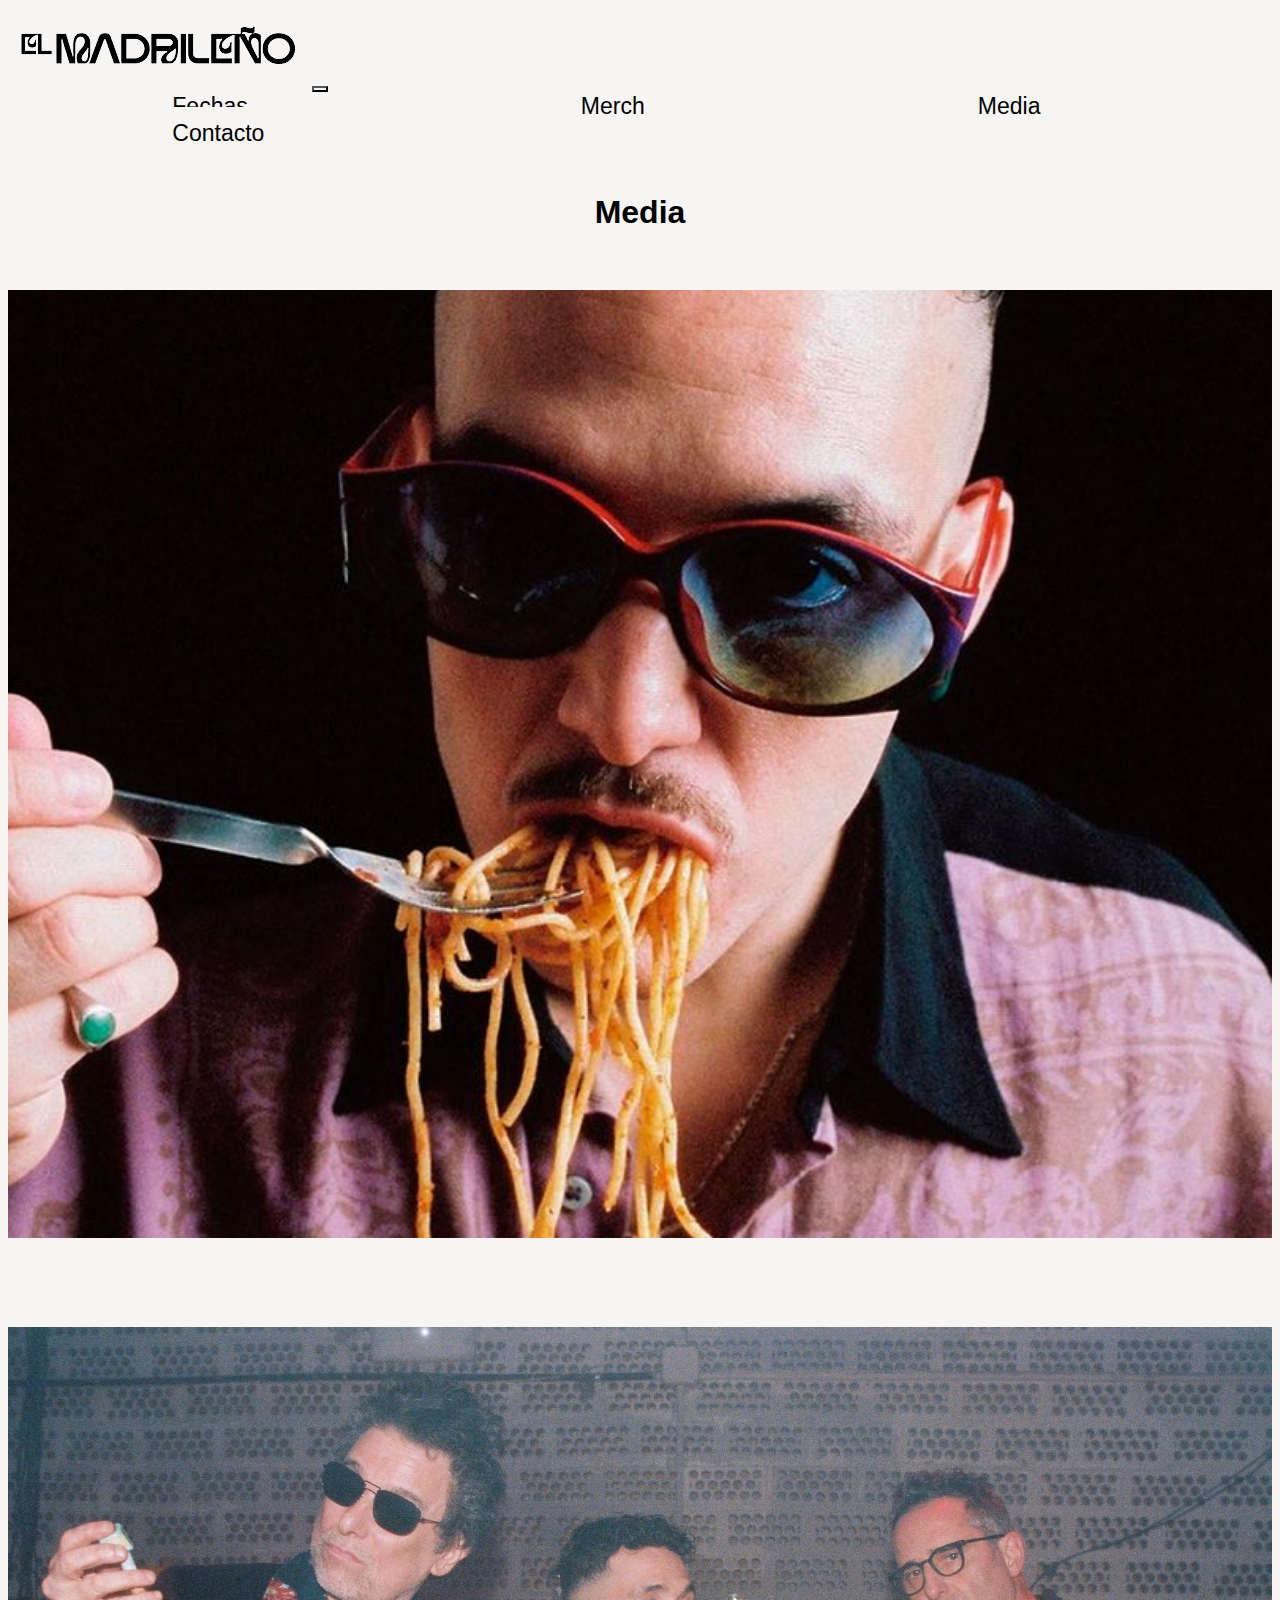
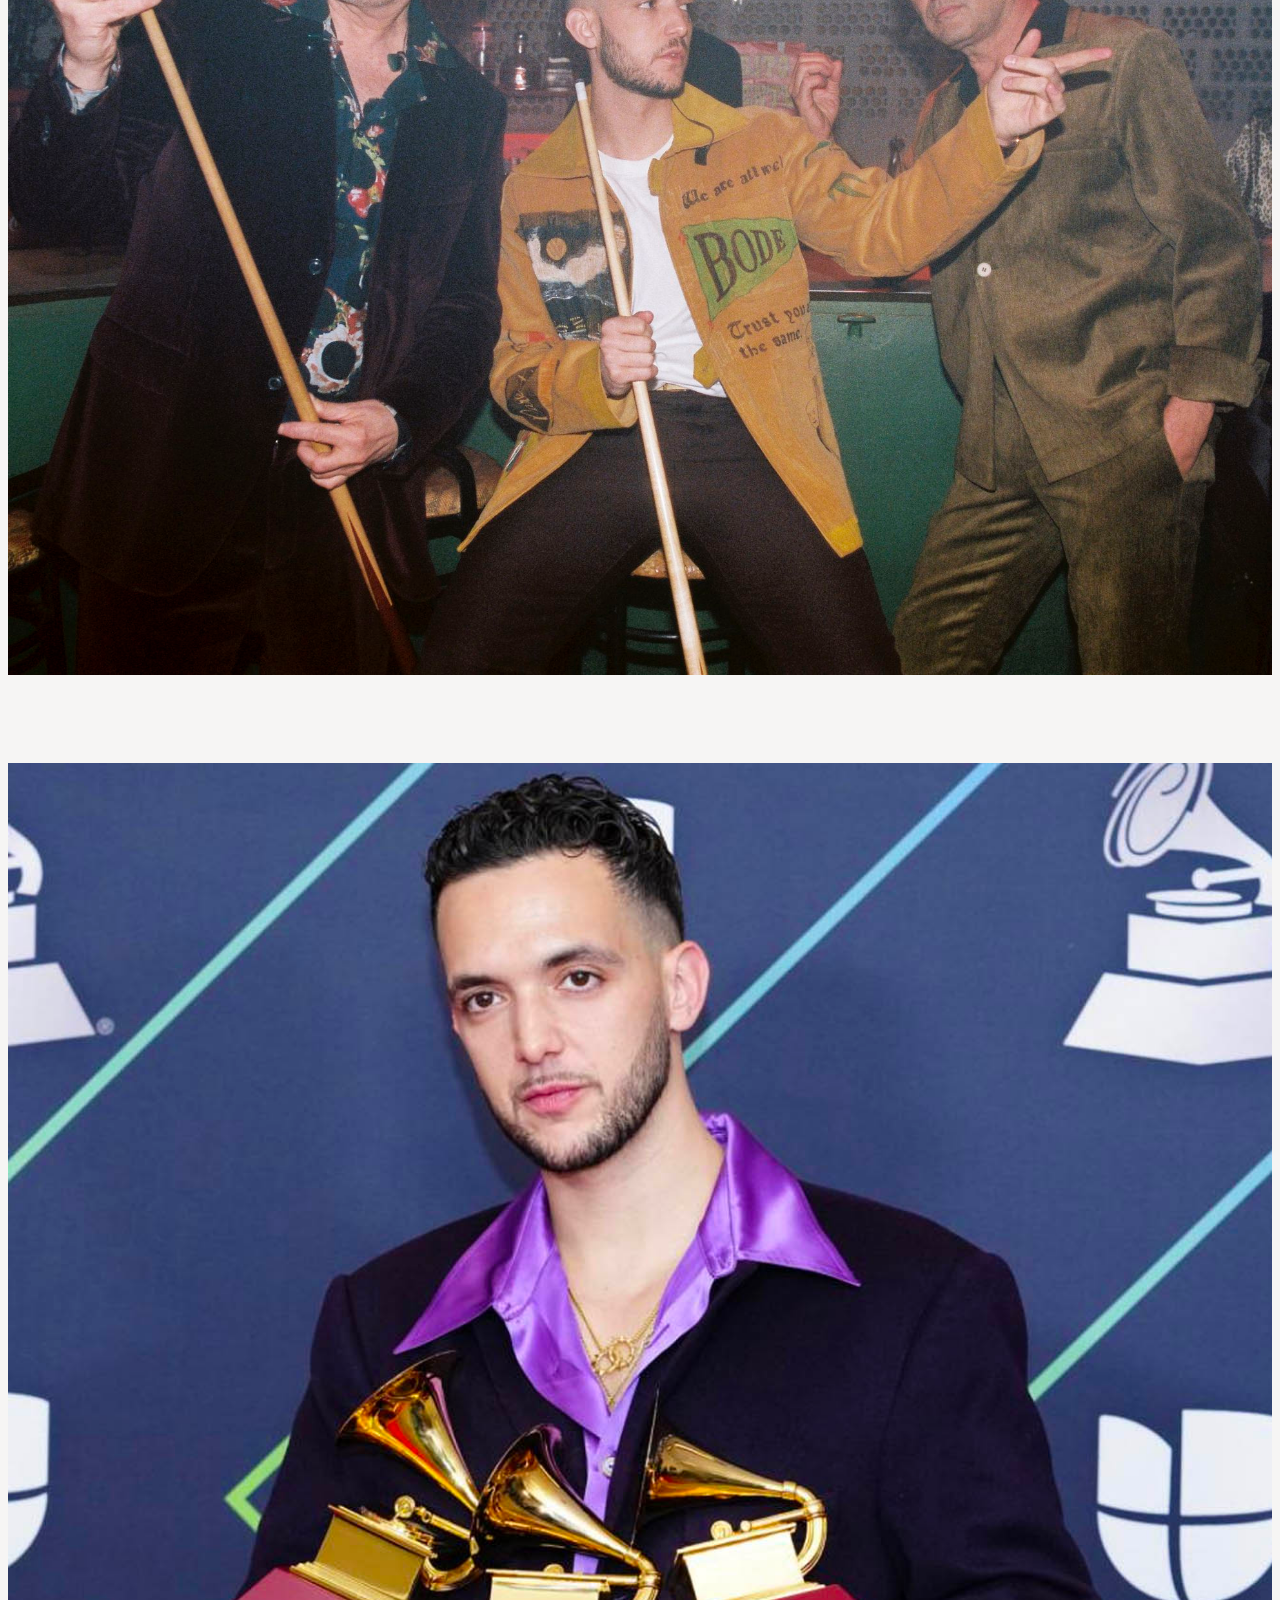
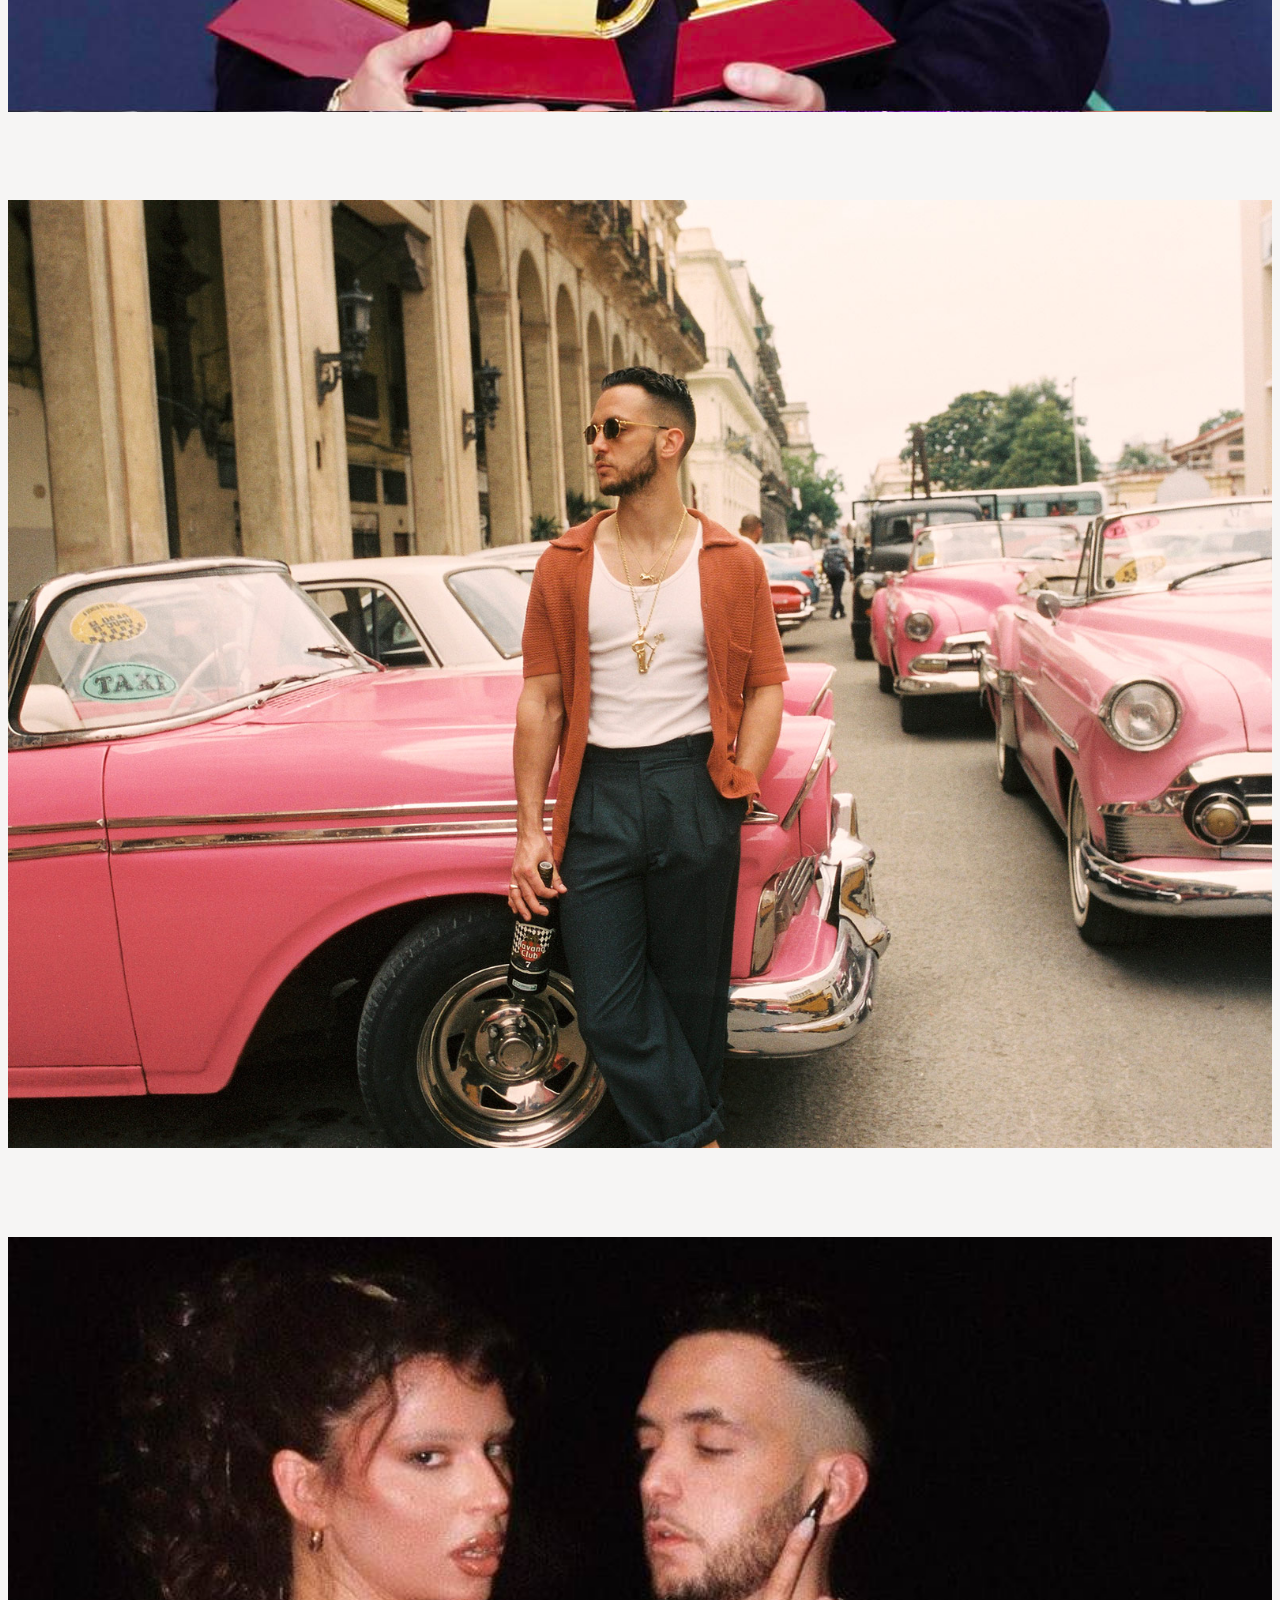
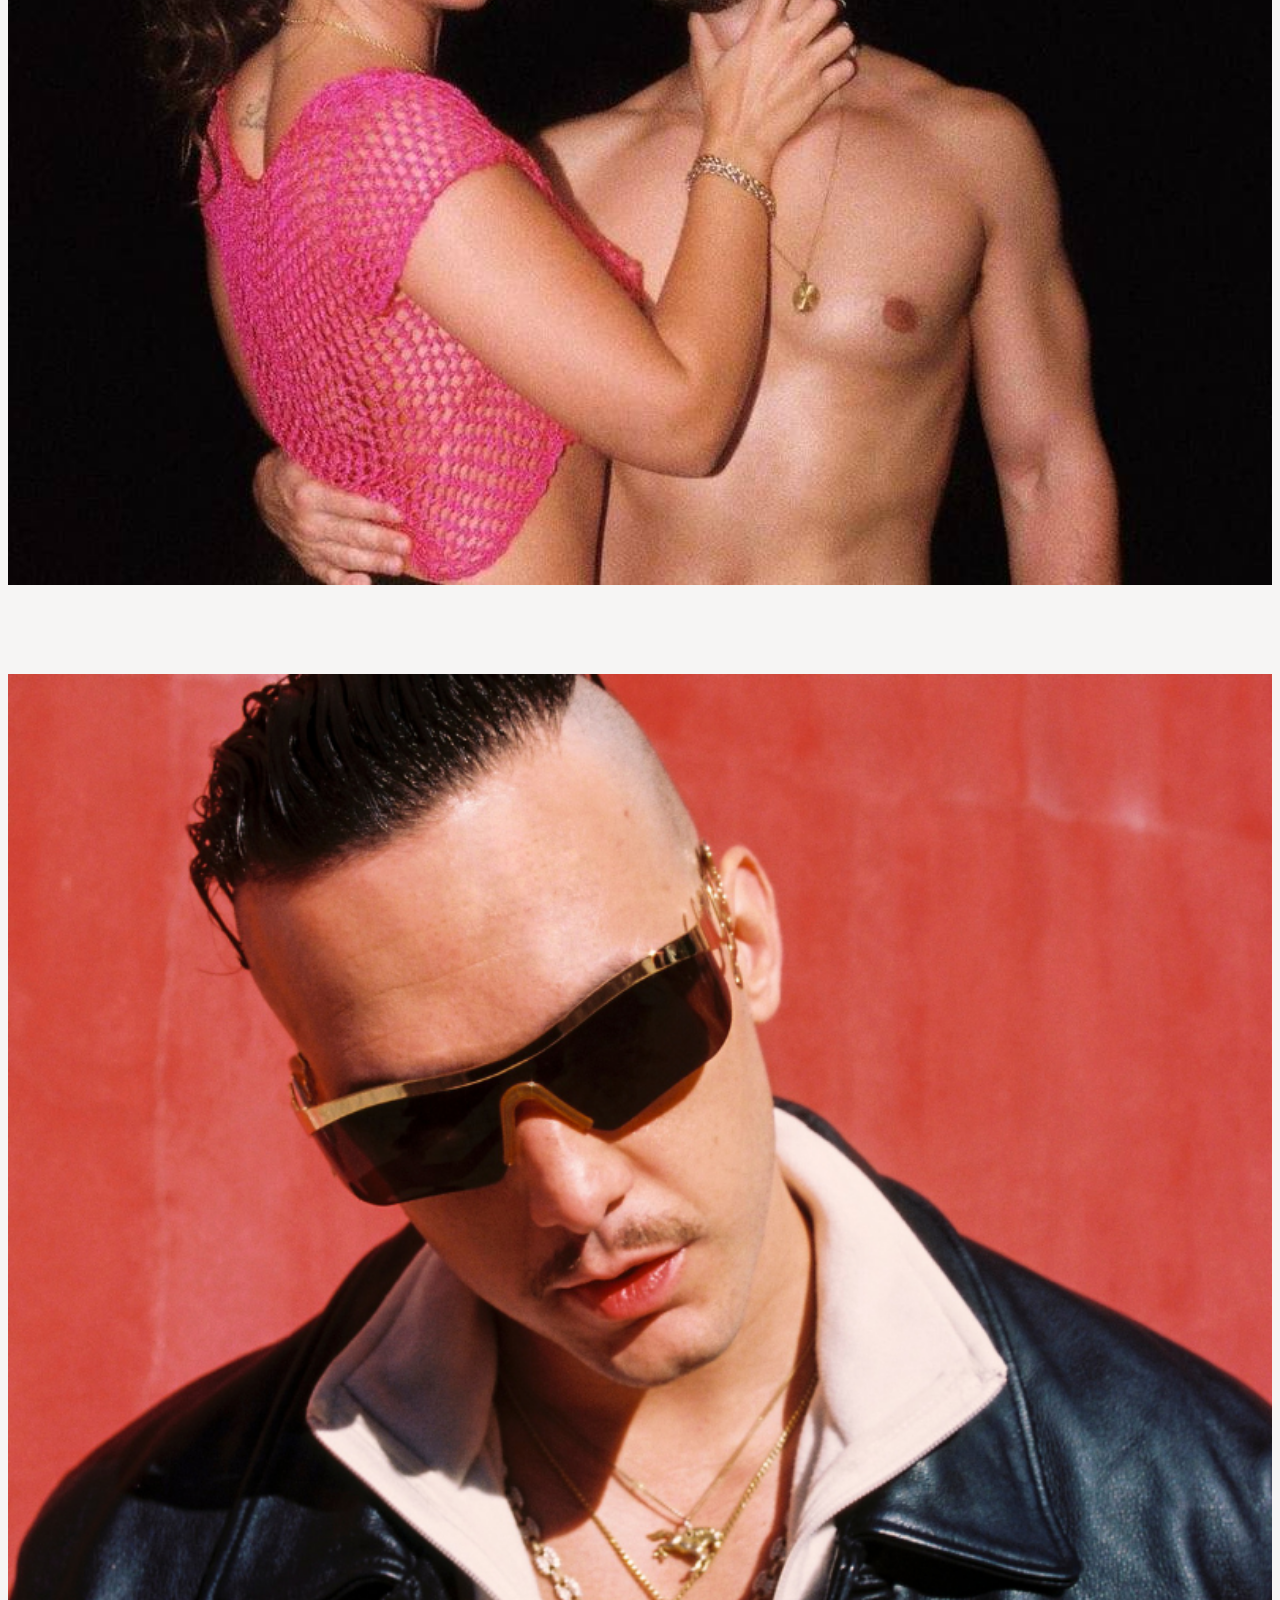
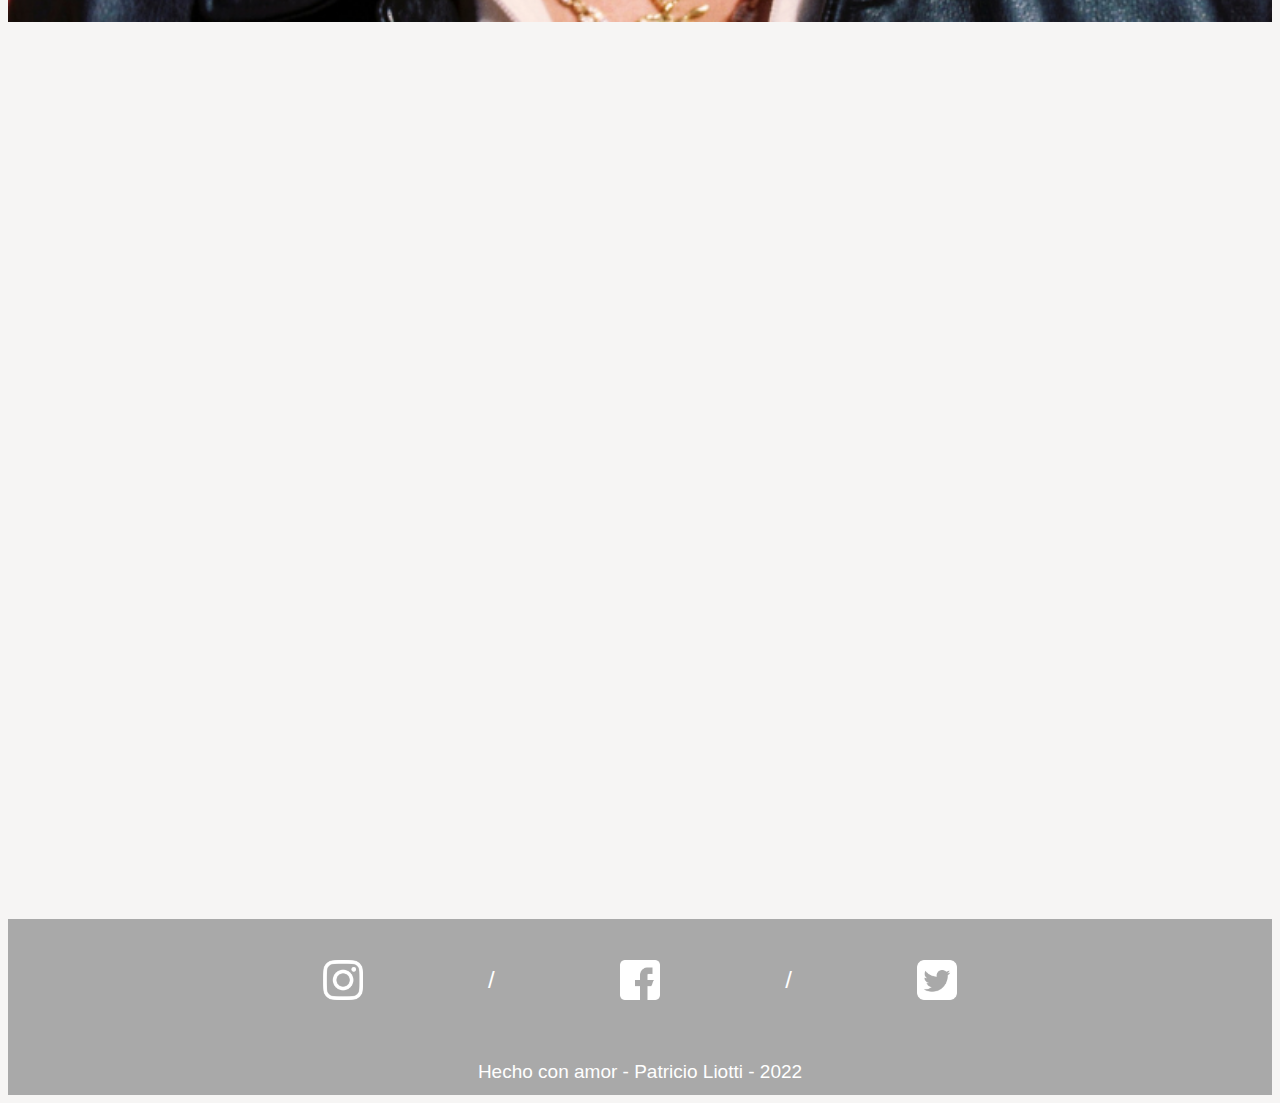
<file: Media.html>
<!DOCTYPE>
<html>
<head>
	<meta charset="utf-8">
	<meta name="viewport" content="width=device-width, initial-scale=1">
	<link rel="stylesheet" type="text/css" href="css/estilos.css">
	<link href="https://cdn.jsdelivr.net/npm/bootstrap@5.2.2/dist/css/bootstrap.min.css" rel="stylesheet" integrity="sha384-Zenh87qX5JnK2Jl0vWa8Ck2rdkQ2Bzep5IDxbcnCeuOxjzrPF/et3URy9Bv1WTRi" crossorigin="anonymous">
	<title>Media.html</title>
</head>

<body>

<header>
		<nav class="navbar navbar-expand-lg">
		 <div class="container">
		 	<a class="navbar-brand" href="index.html"><img class="logo" src="Media/El-Madrileno-Logo.png"></a>
		  <button class="navbar-toggler" type="button" data-bs-toggle="collapse" data-bs-target="#navbarNavAltMarkup" aria-controls="navbarNavAltMarkup" aria-expanded="false" aria-label="Toggle navigation">
		  	<span class="navbar-toggler-icon"></span>
		  </button>
		  <div class="collapse navbar-collapse" id="navbarNavAltMarkup">
		  	<div class="navbar-nav">
		  		<a class="navitem" href="Fechas.html">Fechas</a>
		  		<a class="navitem" href="Merch.html">Merch</a>
		  		<a class="navitem" href="Media.html">Media</a>
		  		<a class="navitem" href="Contacto.html">Contacto</a>
		  	</div>
		  </div>
		</div>
	</nav>

</header>

<section>


<h1>Media</h1>

<div class="container">

<div class="row">
<div class="col-lg-4 col-md-6 col-sm-12">
<img class="fotos" src="Media/Foto 11.jpeg">
</div>
<div class="col-lg-4 col-md-6 col-sm-12">
<img class="fotos" src="Media/Foto 2.jpeg">
</div>
<div class="col-lg-4 col-md-6 col-sm-12">
<img class="fotos" src="Media/Foto 5.jpeg">
</div>

<div class="col-lg-4 col-md-6 col-sm-12">
<img class="fotos" src="Media/Foto 1.jpeg">
</div>
<div class="col-lg-4 col-md-6 col-sm-12">
<img class="fotos" src="Media/Foto 12.jpeg">
</div>
<div class="col-lg-4 col-md-6 col-sm-12">
<img class="fotos" src="Media/Foto 15.png">
</div>
</div>

<div class="row">
<iframe class="col-lg-6 col-md-11 col-sm-12" src="https://player.vimeo.com/video/476328861?h=c60adbacd3&color=ef0000&title=0&byline=0&portrait=0" width="640" height="360" frameborder="0" allow="autoplay; fullscreen; picture-in-picture" allowfullscreen></iframe>
<iframe class="col-lg-6 col-md-11 col-sm-12" src="https://player.vimeo.com/video/501456455?h=1bb40f3bf1&color=ef0000&title=0&byline=0&portrait=0" width="640" height="360" frameborder="0" allow="autoplay; fullscreen; picture-in-picture" allowfullscreen></iframe>
</div>

</div>

</section>

<footer class="container-fluid">
  <div class="divredesfooter">
  <a href="instagram.com/c.tangana"><img class="redesfooter" src="Media/instagram2.png"></a>
  <span>/</span>
  <a href="facebook.com/C.tangana"><img class="redesfooter" src="Media/facebook2.png"></a>
  <span>/</span>
    <a href="twitter.com/c_tangana"><img class="redesfooter" src="Media/twitter2.png"></a>
    </div>
    <div class="textofooter">
      <p>Hecho con amor - Patricio Liotti - 2022</p>
    </div>
</footer>

<script src="https://cdn.jsdelivr.net/npm/bootstrap@5.2.2/dist/js/bootstrap.bundle.min.js" integrity="sha384-OERcA2EqjJCMA+/3y+gxIOqMEjwtxJY7qPCqsdltbNJuaOe923+mo//f6V8Qbsw3" crossorigin="anonymous"></script>
</body>
</html>
</file>
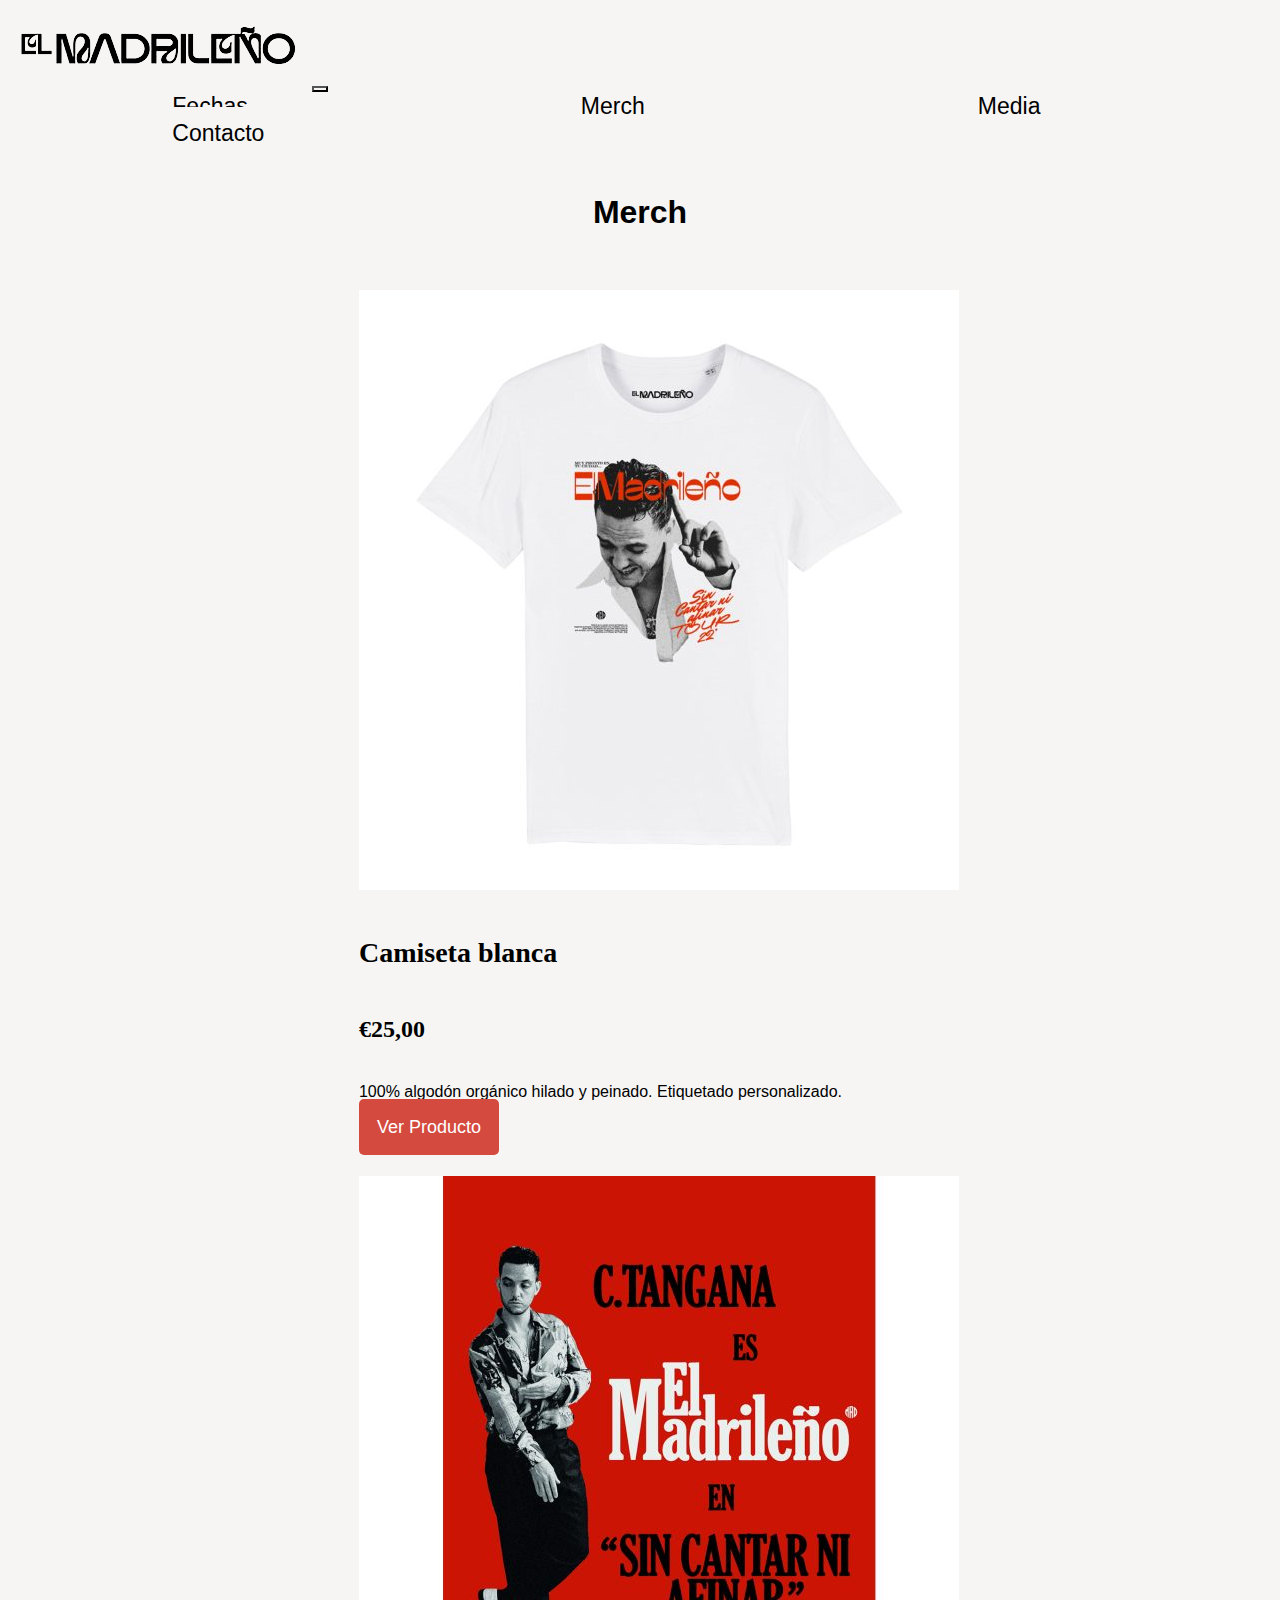
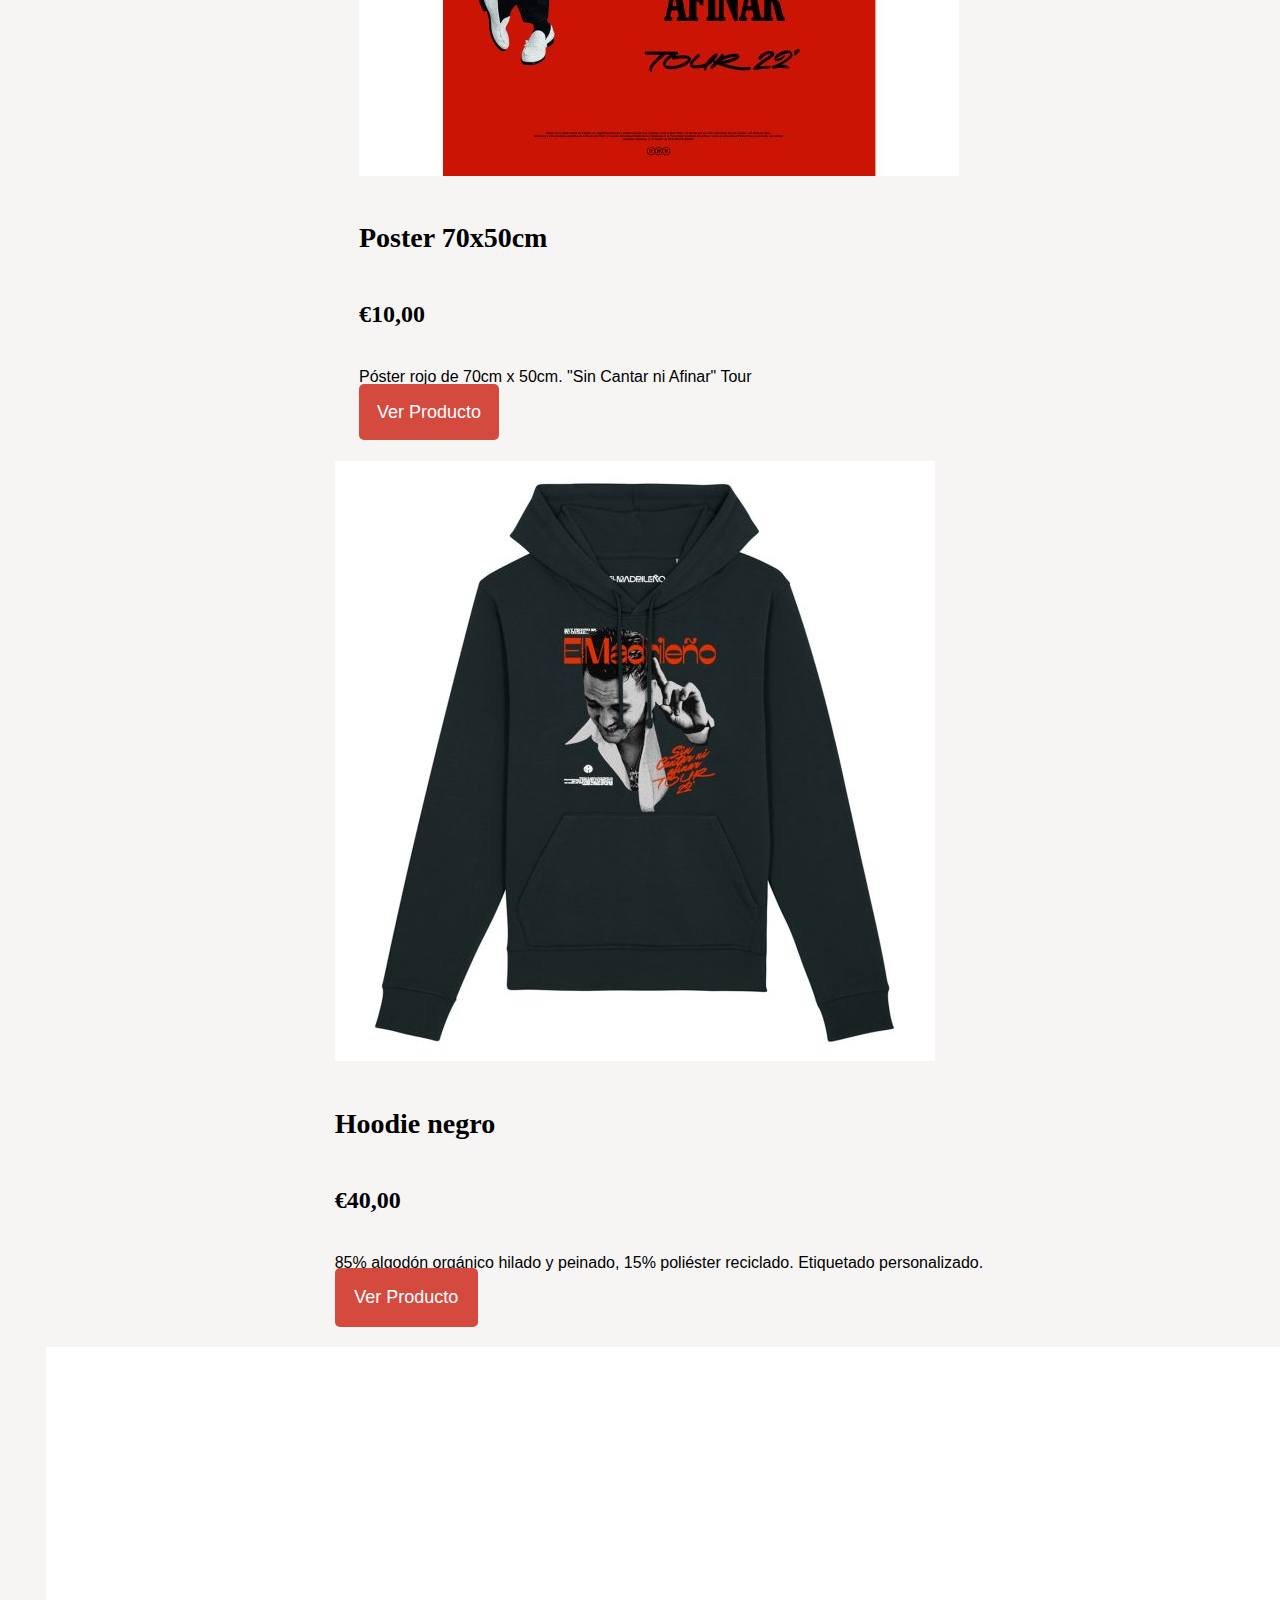
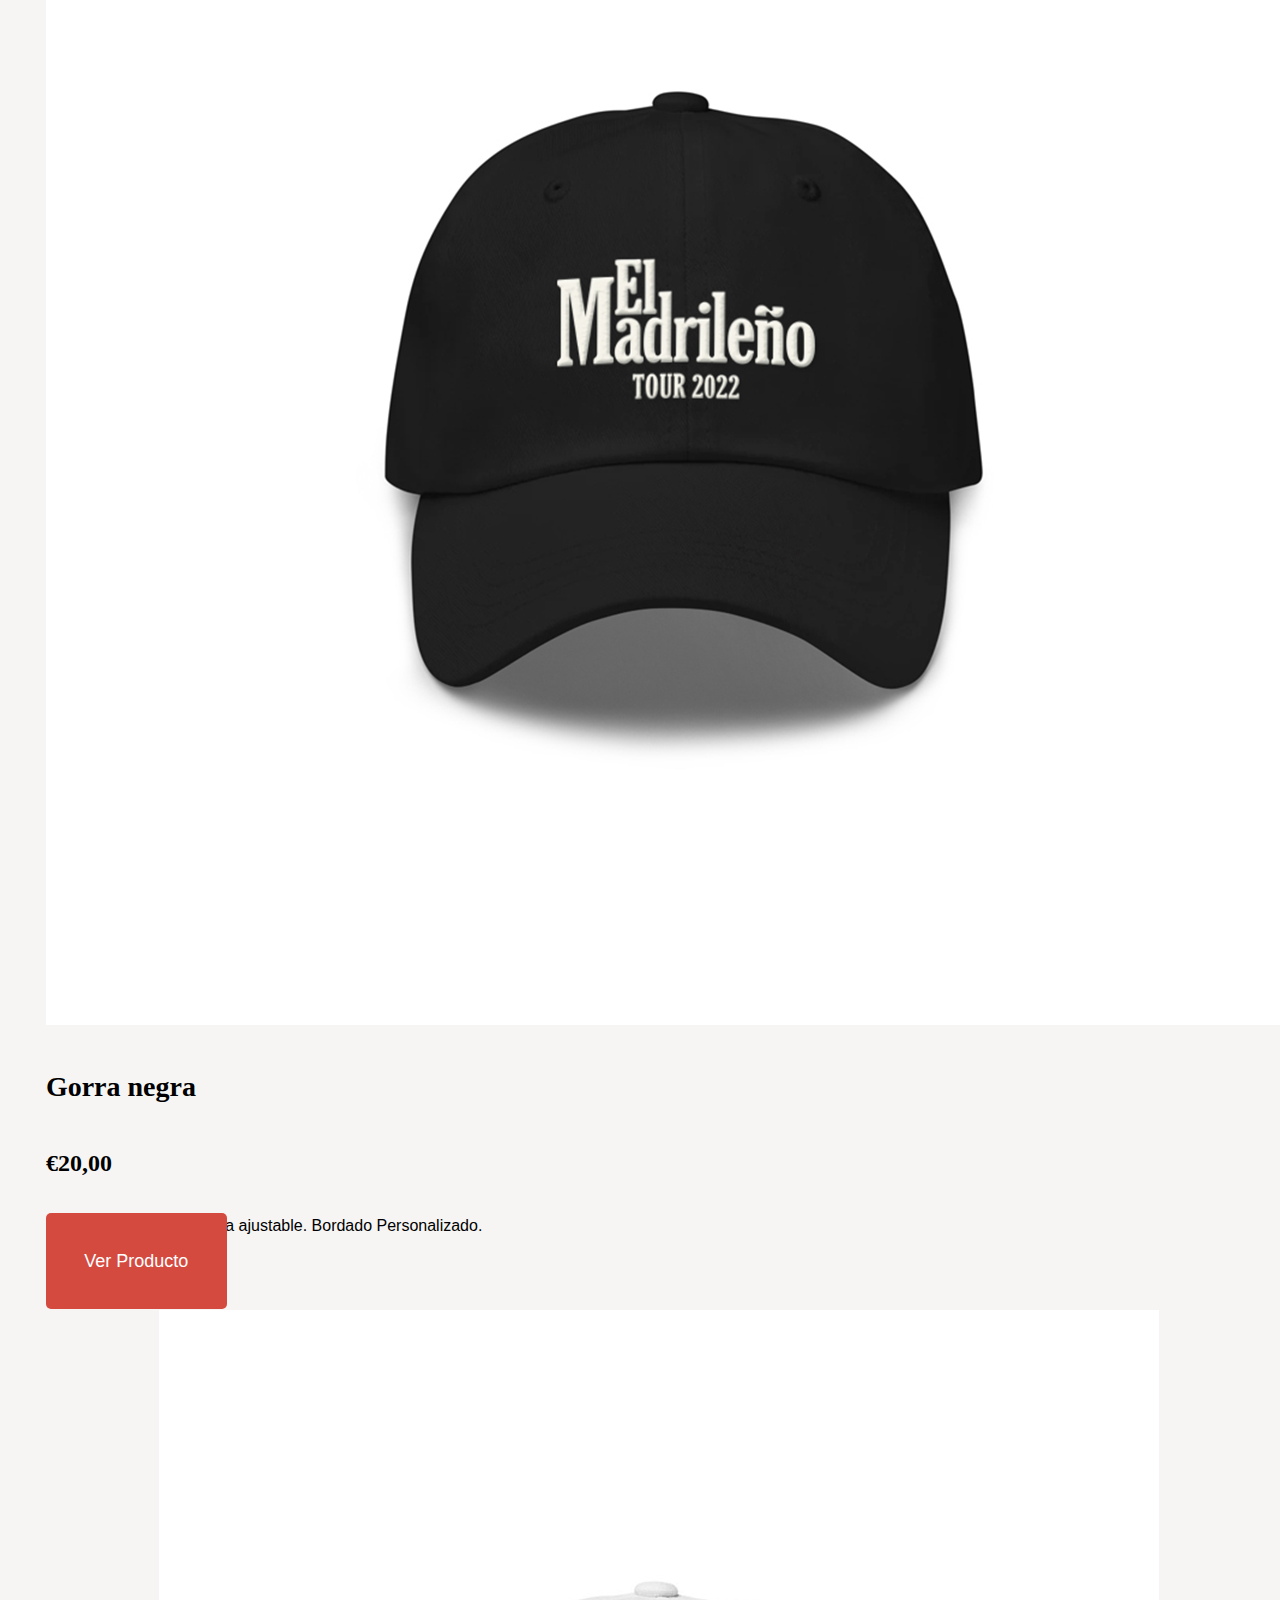
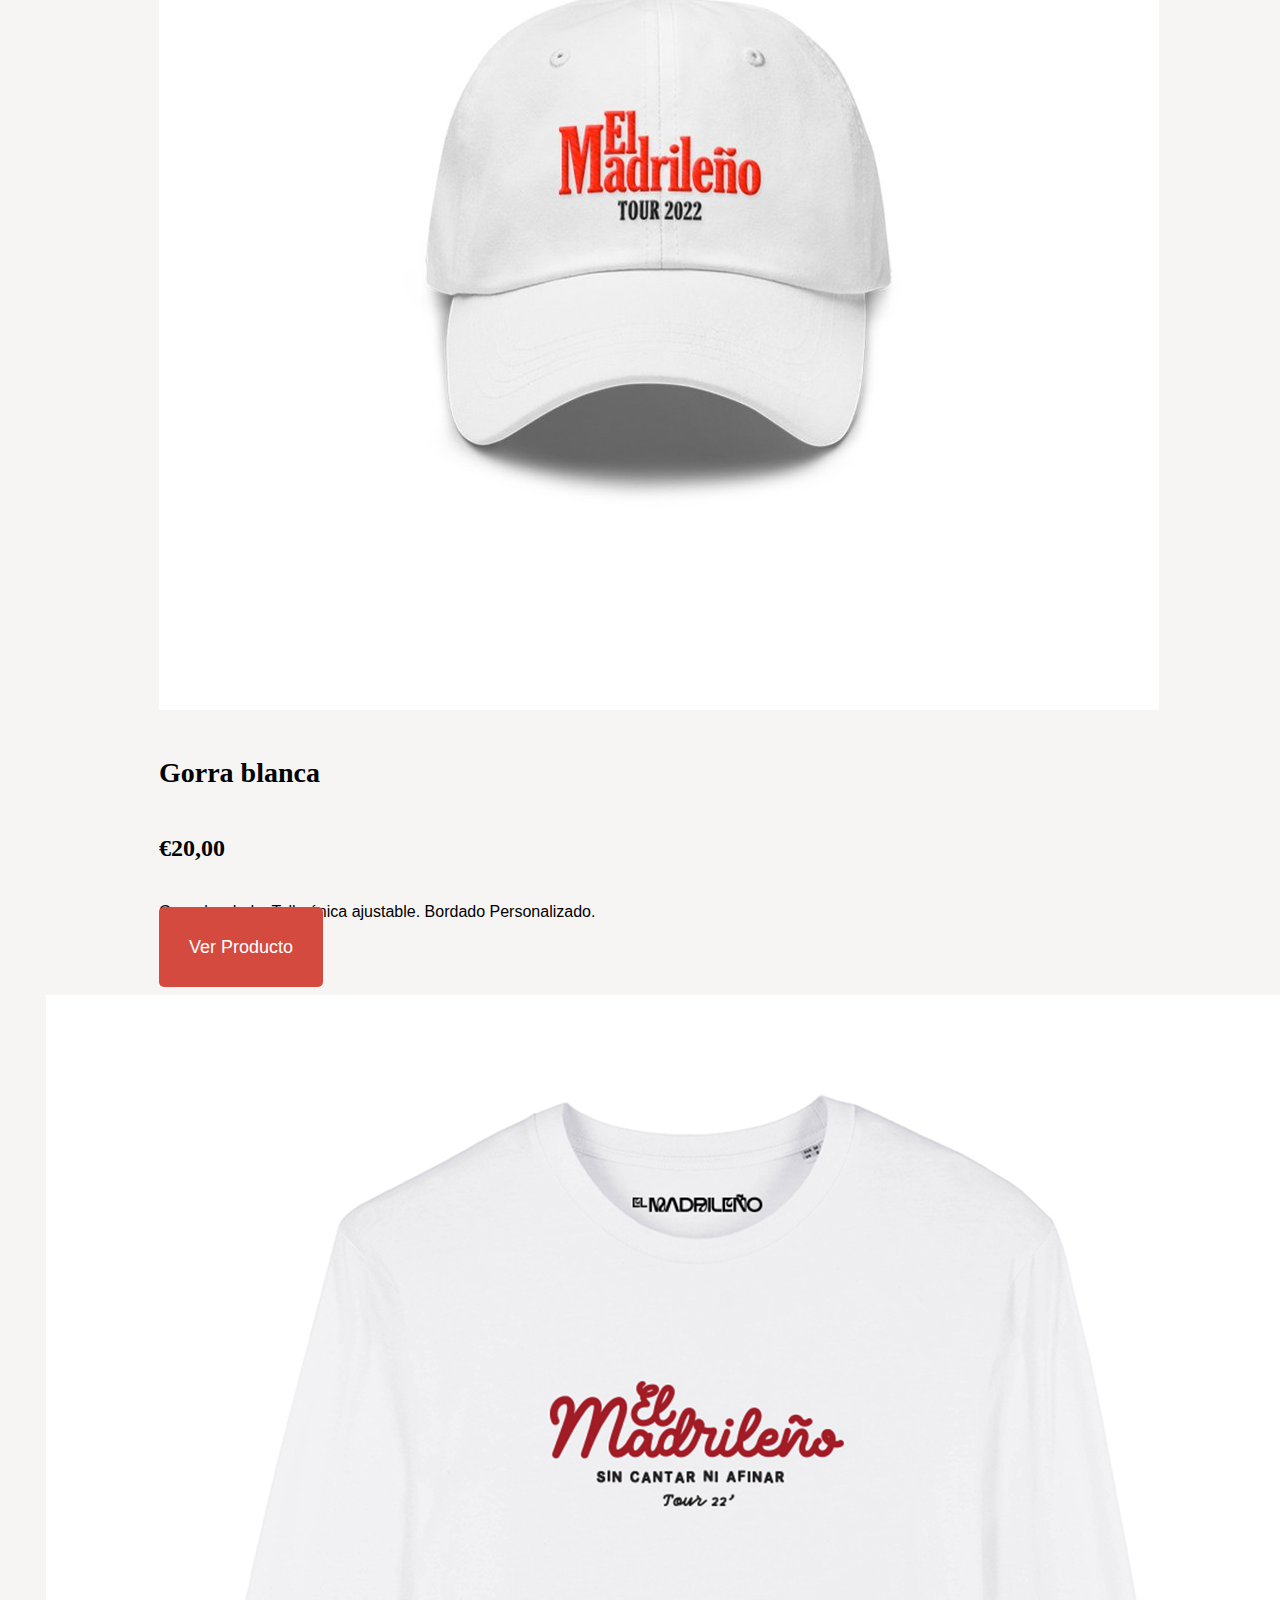
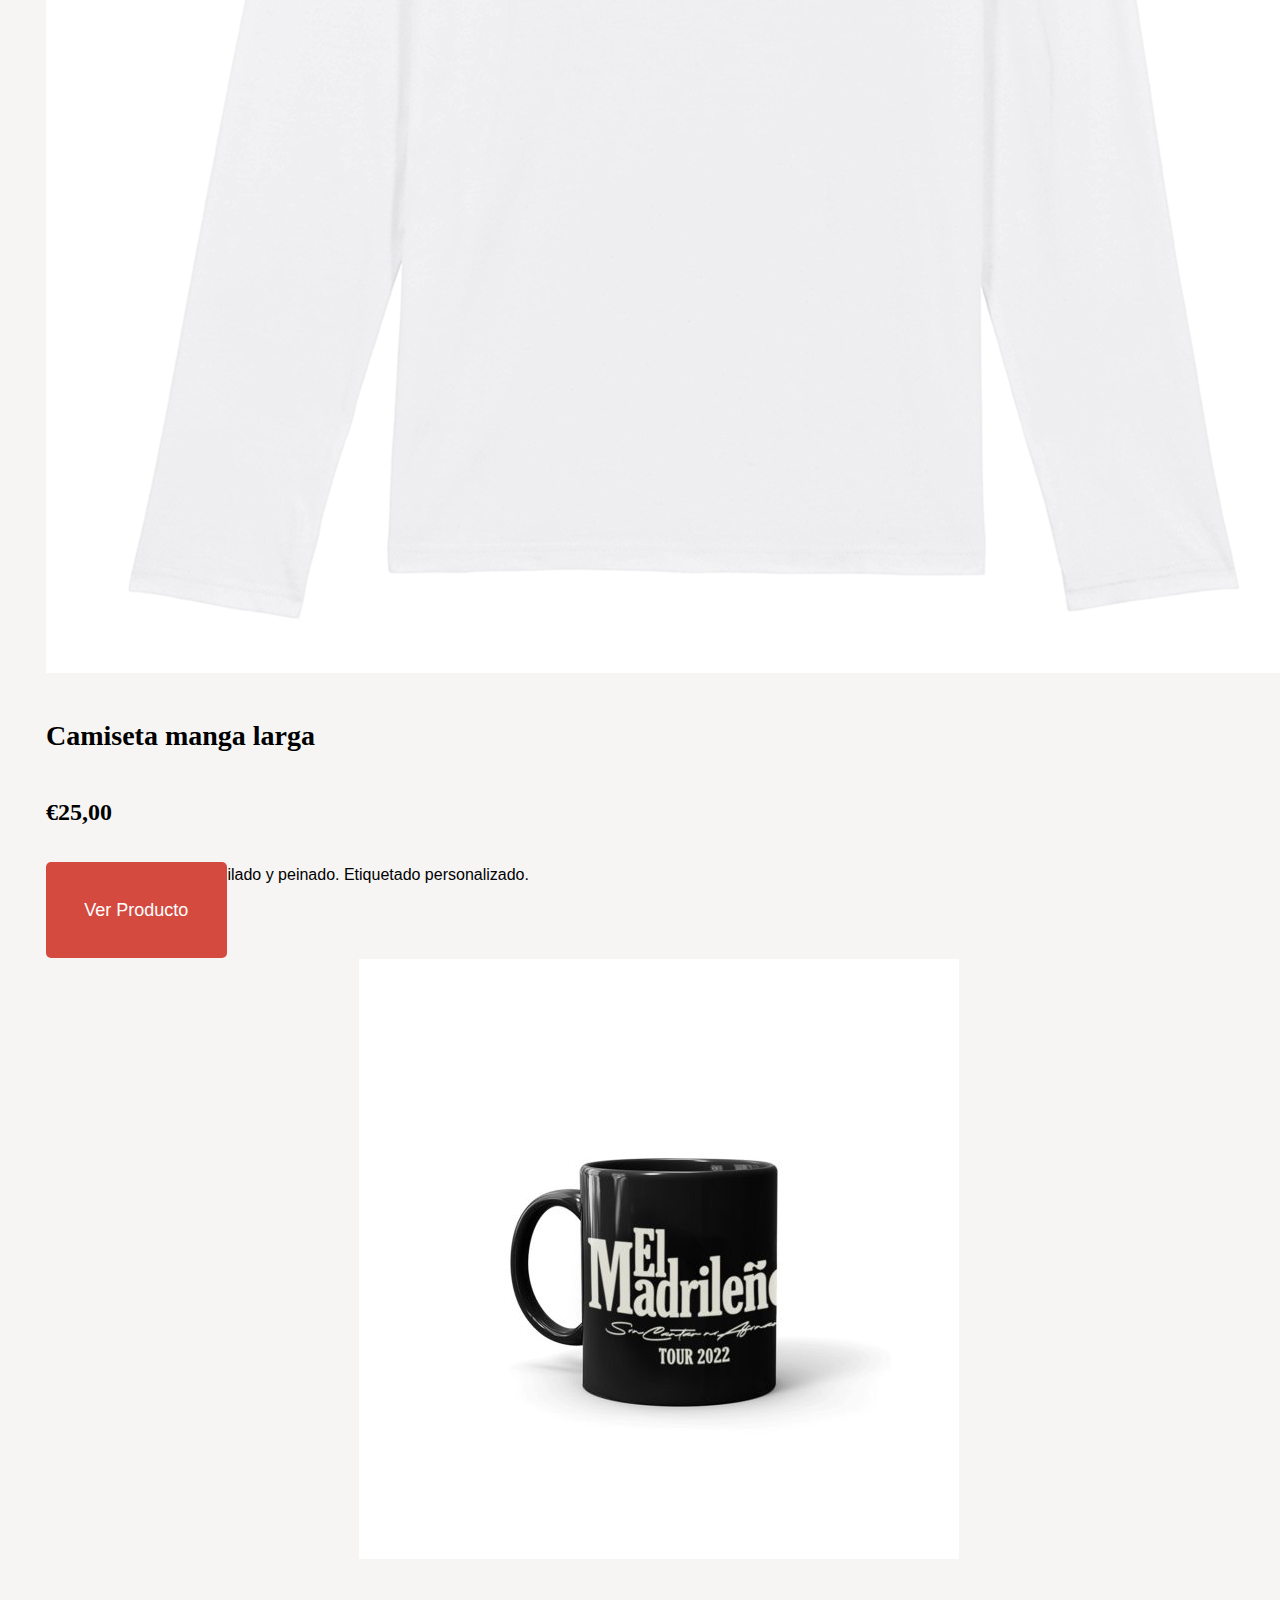
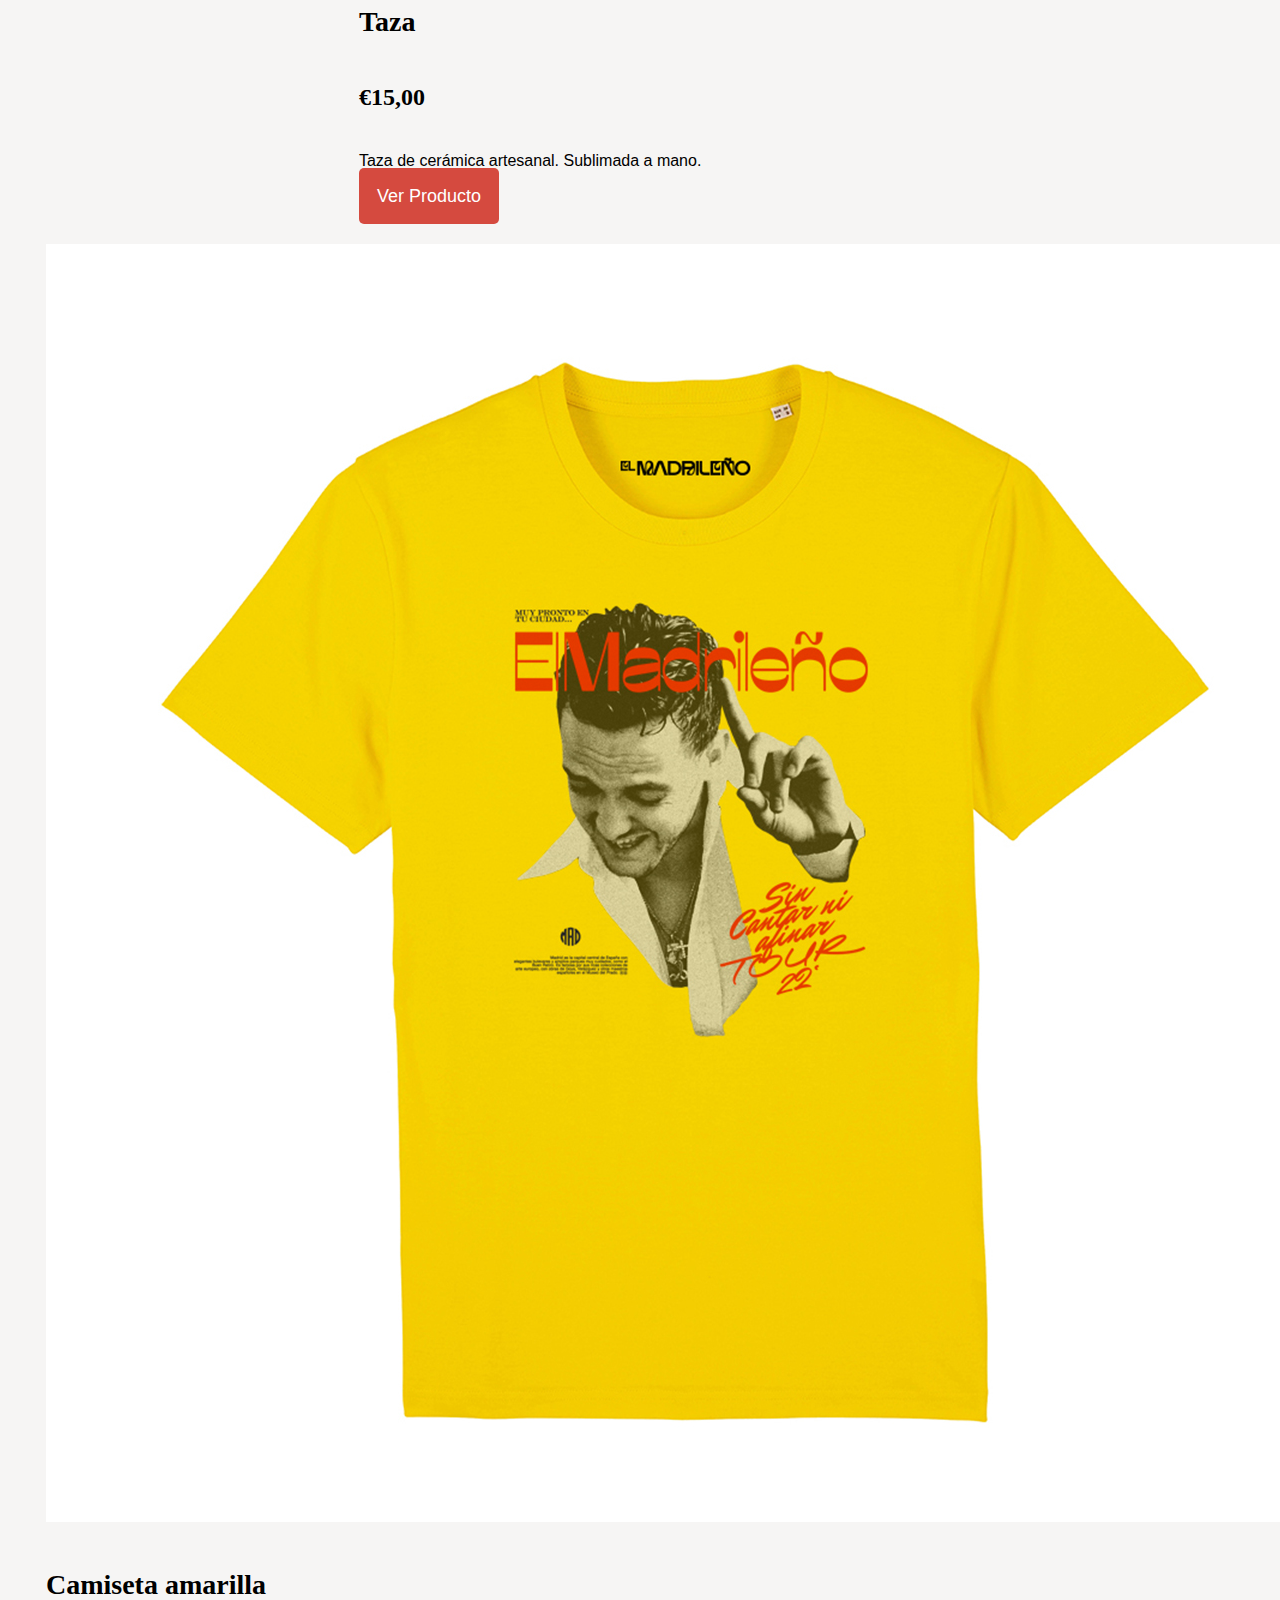
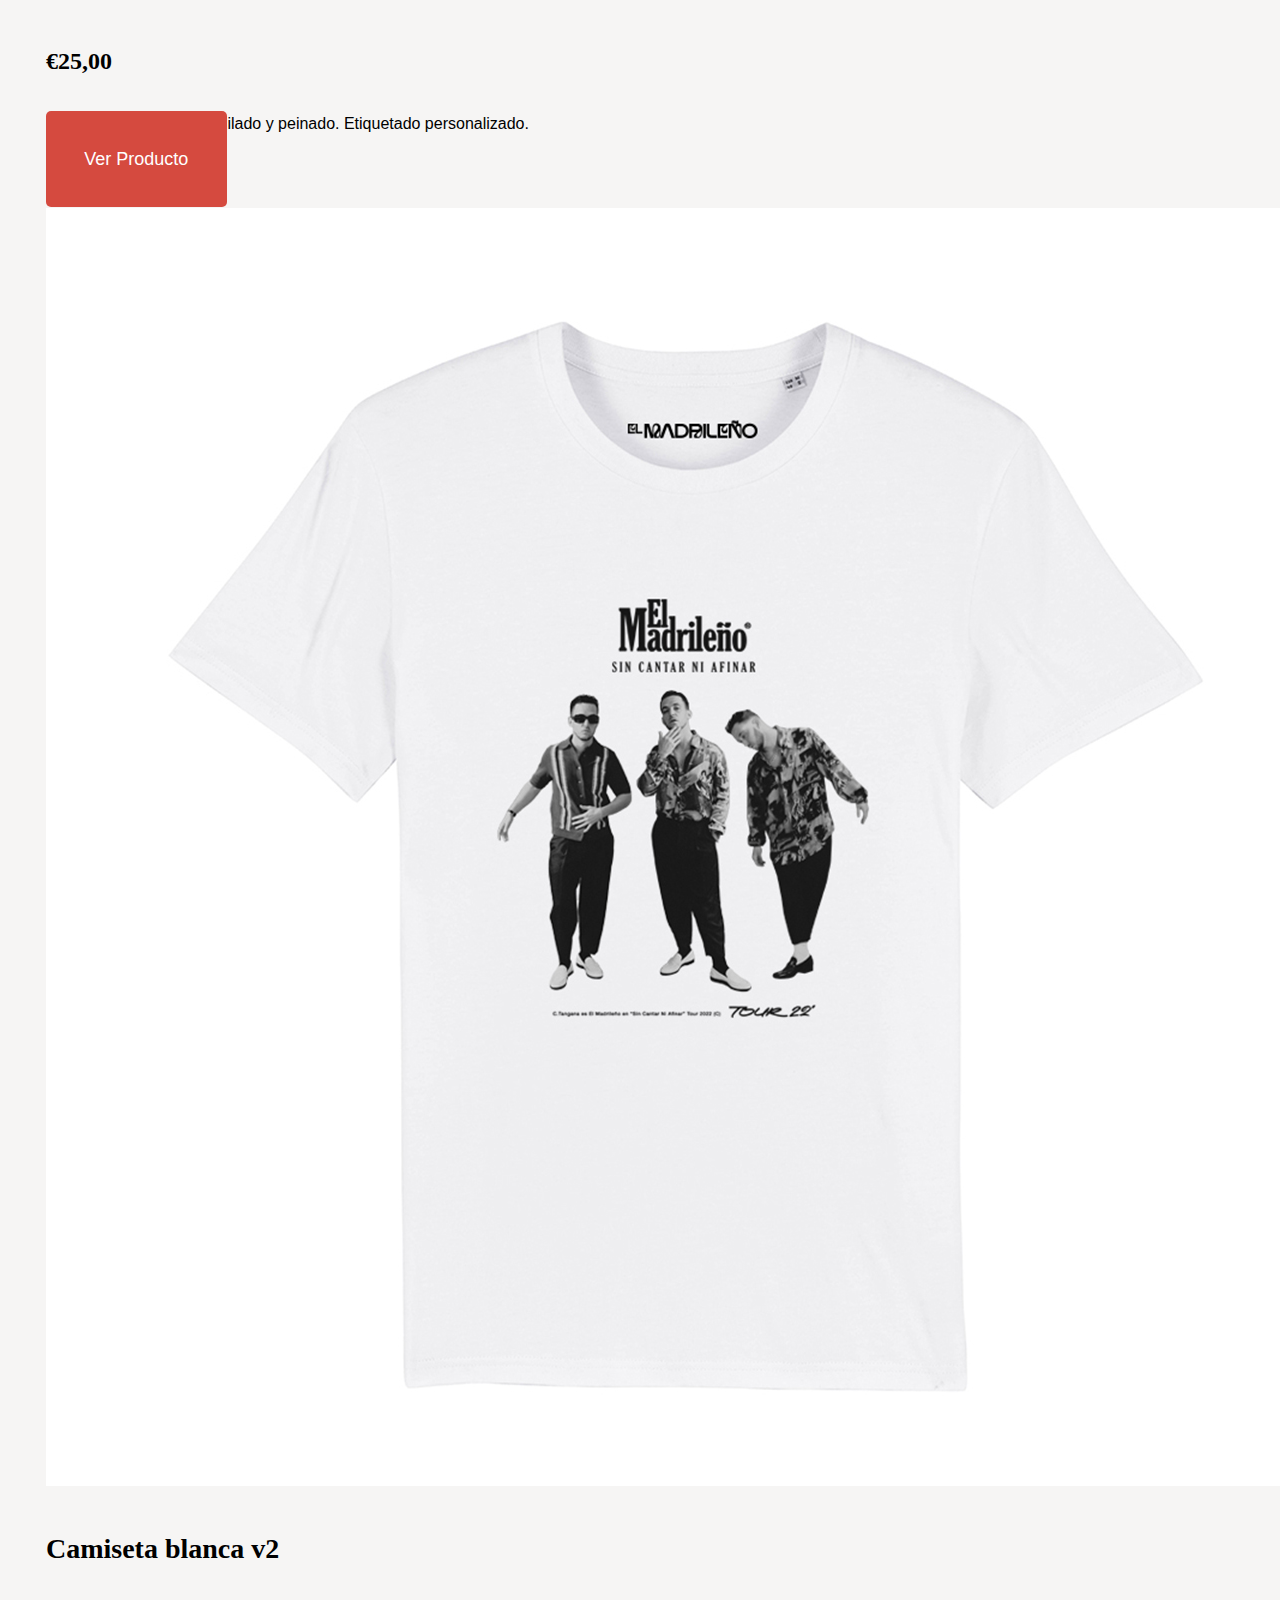
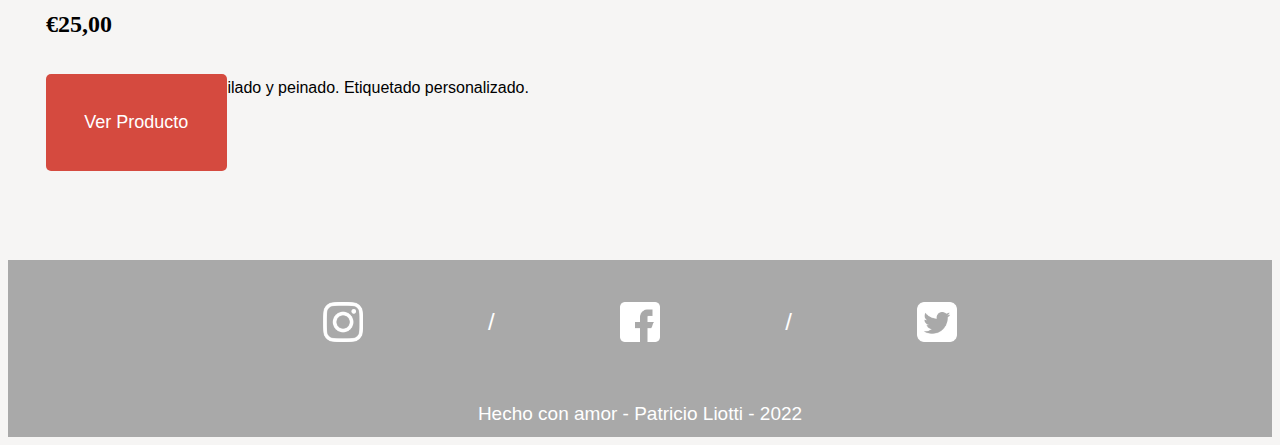
<file: Merch.html>
<!DOCTYPE>
<html>
<head>
	<meta charset="utf-8">
	<meta name="viewport" content="width=device-width, initial-scale=1">
	<link rel="stylesheet" type="text/css" href="css/estilos.css">
	<link href="https://cdn.jsdelivr.net/npm/bootstrap@5.2.2/dist/css/bootstrap.min.css" rel="stylesheet" integrity="sha384-Zenh87qX5JnK2Jl0vWa8Ck2rdkQ2Bzep5IDxbcnCeuOxjzrPF/et3URy9Bv1WTRi" crossorigin="anonymous">
	<title>Merch.html</title>
</head>

<body>

<header>
		<nav class="navbar navbar-expand-lg">
		 <div class="container">
		 	<a class="navbar-brand" href="index.html"><img class="logo" src="Media/El-Madrileno-Logo.png"></a>
		  <button class="navbar-toggler" type="button" data-bs-toggle="collapse" data-bs-target="#navbarNavAltMarkup" aria-controls="navbarNavAltMarkup" aria-expanded="false" aria-label="Toggle navigation">
		  	<span class="navbar-toggler-icon"></span>
		  </button>
		  <div class="collapse navbar-collapse" id="navbarNavAltMarkup">
		  	<div class="navbar-nav">
		  		<a class="navitem" href="Fechas.html">Fechas</a>
		  		<a class="navitem" href="Merch.html">Merch</a>
		  		<a class="navitem" href="Media.html">Media</a>
		  		<a class="navitem" href="Contacto.html">Contacto</a>
		  	</div>
		  </div>
		</div>
	</nav>

</header>

<section class="sectioncard">


<h1>Merch</h1>

<div class="container">

<div class="cards-wrapper">

  <div class="card col-lg-3 col-md-5 col-sm-12">
  <img src="Media/Merch1.jpeg" class="card-img-top" alt="...">
  <div class="card-body">
    <h5 class="card-title">Camiseta blanca</h5>
    <h5 class="card-title2">€25,00</h5>
    <p class="card-text">100% algodón orgánico hilado y peinado. 
  Etiquetado personalizado.</p>
    <a href="https://ctangana.com/producto/tour-2022-blanca/" class="btn-btn-primary2">Ver Producto</a>
  </div>
</div>

<div class="card col-lg-3 col-md-5 col-sm-12">
  <img src="Media/Merch8.jpeg" class="card-img-top" alt="...">
  <div class="card-body">
    <h5 class="card-title">Poster 70x50cm</h5>
    <h5 class="card-title2">€10,00</h5>
    <p class="card-text">Póster rojo de 70cm x 50cm. "Sin Cantar ni Afinar" Tour</p>
    <a href="https://ctangana.com/producto/el-madrileno-tour-poster/" class="btn-btn-primary2">Ver Producto</a>
  </div>
</div>

<div class="card col-lg-3 col-md-5 col-sm-12">
  <img src="Media/Merch7.jpeg" class="card-img-top" alt="...">
  <div class="card-body">
    <h5 class="card-title">Hoodie negro</h5>
    <h5 class="card-title2">€40,00</h5>
    <p class="card-text">85% algodón orgánico hilado y peinado, 15% poliéster reciclado. Etiquetado personalizado.</p>
    <a href="https://ctangana.com/producto/tour-2022-hoodie/" class="btn-btn-primary2">Ver Producto</a>
  </div>
</div>
</div>

<div class="cards-wrapper">

<div class="card col-lg-3 col-md-5 col-sm-12">
  <img src="Media/Merch11.jpeg" class="card-img-top" alt="...">
  <div class="card-body">
    <h5 class="card-title">Gorra negra</h5>
    <h5 class="card-title2">€20,00</h5>
    <p class="card-text">Gorra bordada. Talla única ajustable. Bordado Personalizado.</p>
    <a href="https://ctangana.com/producto/el-madrileno-tour-gorra-negra/" class="btn-btn-primary2">Ver Producto</a>
  </div>
</div>

<div class="card col-lg-3 col-md-5 col-sm-12">
  <img src="Media/Merch4.jpeg" class="card-img-top" alt="...">
  <div class="card-body">
    <h5 class="card-title">Gorra blanca</h5>
    <h5 class="card-title2">€20,00</h5>
    <p class="card-text">Gorra bordada. Talla única ajustable. Bordado Personalizado.</p>
    <a href="https://ctangana.com/producto/el-madrileno-tour-blanca/" class="btn-btn-primary2">Ver Producto</a>
  </div>
</div>

<div class="card col-lg-3 col-md-5 col-sm-12">
  <img src="Media/Merch 21.jpeg" class="card-img-top" alt="...">
  <div class="card-body">
    <h5 class="card-title">Camiseta manga larga</h5>
    <h5 class="card-title2">€25,00</h5>
    <p class="card-text">100% algodón orgánico hilado y peinado. 
  Etiquetado personalizado.</p>
    <a href="https://ctangana.com/producto/el-madrileno-red-logo-manga-larga/" class="btn-btn-primary2">Ver Producto</a>
  </div>
</div>
</div>

<div class="cards-wrapper">

<div class="card col-lg-3 col-md-5 col-sm-12">
  <img src="Media/Merch6.jpeg" class="card-img-top" alt="...">
  <div class="card-body">
    <h5 class="card-title">Taza</h5>
    <h5 class="card-title2">€15,00</h5>
    <p class="card-text">Taza de cerámica artesanal. Sublimada a mano. </p>
    <a href="https://ctangana.com/producto/el-madrileno-tour-taza/" class="btn-btn-primary2">Ver Producto</a>
  </div>
</div>

<div class="card col-lg-3 col-md-5 col-sm-12">
  <img src="Media/Merch9.jpeg" class="card-img-top" alt="...">
  <div class="card-body">
    <h5 class="card-title">Camiseta amarilla</h5>
    <h5 class="card-title2">€25,00</h5>
    <p class="card-text">100% algodón orgánico hilado y peinado. 
  Etiquetado personalizado.</p>
    <a href="https://ctangana.com/producto/tour-2022-amarilla/" class="btn-btn-primary2">Ver Producto</a>
  </div>
</div>

<div class="card col-lg-3 col-md-5 col-sm-12">
  <img src="Media/Merch 20.jpeg" class="card-img-top" alt="...">
  <div class="card-body">
    <h5 class="card-title">Camiseta blanca v2</h5>
    <h5 class="card-title2">€25,00</h5>
    <p class="card-text">100% algodón orgánico hilado y peinado. 
  Etiquetado personalizado.</p>
    <a href="https://ctangana.com/producto/puchito/" class="btn-btn-primary2">Ver Producto</a>
  </div>
</div>
</div>

</div>

</section>

<footer class="container-fluid">
  <div class="divredesfooter">
  <a href="instagram.com/c.tangana"><img class="redesfooter" src="Media/instagram2.png"></a>
  <span>/</span>
  <a href="facebook.com/C.tangana"><img class="redesfooter" src="Media/facebook2.png"></a>
  <span>/</span>
    <a href="twitter.com/c_tangana"><img class="redesfooter" src="Media/twitter2.png"></a>
    </div>
    <div class="textofooter">
      <p>Hecho con amor - Patricio Liotti - 2022</p>
    </div>
</footer>

<script src="https://cdn.jsdelivr.net/npm/bootstrap@5.2.2/dist/js/bootstrap.bundle.min.js" integrity="sha384-OERcA2EqjJCMA+/3y+gxIOqMEjwtxJY7qPCqsdltbNJuaOe923+mo//f6V8Qbsw3" crossorigin="anonymous"></script>
</body>
</html>
</file>
<file: css/estilos.css>
* {
	box-sizing: border-box;
	background-color: #F6F5F4;
	font-family: 'Futura', sans-serif;
}

.container-fluid1 {
	height: 20%;
}

.navbar-brand {
	width: 55%;
}

.navitem {
	margin-left: 13%;
	margin-right: 13%;
	text-decoration: none;
	font-size: 23px;
	color: black;
	padding-top: 1%;
	font-weight: lighter;
	transition: color 0s;
}

.navitem:hover {
	color: #D54A3F;
}

.banner {
	margin-top: 3%;
	width: 100%;
}

.btn-btn-primary {
	margin-top: 15%;
	margin-bottom: 20%;
	background-color: #D54A3F;
	color: #FFFFFF;
	border-radius: 5px;
	border: none;
	box-shadow: 10px 10px 7px -2px rgba(148,148,148,1);
	font-size: 21px;
	padding: 3%;
	width: 100%;

	animation-name: zoominout;
	animation-duration: 3s;
	animation-iteration-count: infinite;
}

@keyframes zoominout {
0% {font-size: 21px}
50% {font-size: 28px}
100% {font-size: 21px}
}

.btn-btn-primary2 {
	background-color: #D54A3F;
	color: #FFFFFF;
	border-radius: 5px;
	border: none;
	font-size: 18px;
	padding: 3%;
	text-decoration: none;
	transition: border-radius 0.5s, color 0.5s;
}

a button {
	transition: border-radius 0.5s, color 0.5s;
}

a button:hover{
	border-radius: 20px;
	color: yellow;
}

.btn-btn-primary3 {
	background-color: #D54A3F;
	color: #FFFFFF;
	border-radius: 5px;
	border: none;
	font-size: 18px;
	padding: 1%;
	padding-right: 5%;
	padding-left: 5%;
	text-decoration: none;
	transition: border-radius 0.5s, color 0.5s;
}

.btn-btn-primary3:hover{
	border-radius: 20px;
	color: yellow;
}

.btn-btn-primary2:hover{
	border-radius: 20px;
	color: yellow;
}

.cards-wrapper {
	display: flex;
	justify-content: space-evenly;
	flex-wrap: wrap;
}

.card { 
	margin-left: 3%;
	margin-top: 3%;
	transition: all .2s ease-in-out; }

.sectioncard .card:hover { transform: scale(1.1); }

.fotos:hover { transform: scale(1.25); }

.carousel-control-next-icon {
	background-color: darkgrey;
}

.carousel-control-prev-icon {
	background-color: darkgrey;
}

.card-title {
font-family: "Calmius Sans Oppo";
font-size: 28px;
}

.card-title2 {
font-family: "Calmius Sans Oppo Extra Light";
font-size: 24px;
}


h2 {
	text-align: center;
}

#h2falso {
	font-size: 40px;
}

h1 {
	text-align: center;
	padding-top: 2%;

	animation-name: animacionh1;
	animation-duration: 2s;
}

@keyframes animacionh1 {
  from{width: 40%;}
  to{width: 100%;}
}


.container2 {
	margin-top: 3%;
}

.div-tour22 {
	display: flex;
	width: 100%;
}

.tour22 {
	margin-right: auto;
	margin-left: auto;
	margin-top: 2%;
}

.titulofechas {
	margin-bottom: 3%;
}

.fecha {
	display: flex;
	justify-content: space-between;
	margin-top: 1.5%;
	margin-left: auto;
	margin-right: auto;
}

.fecha h4 {
	font-weight: bolder;
	background-color: darkgrey;
	border-radius: 2px;
	padding: 1%;
}

.fecha h5 {
	align-self: center;
	font-size: 23px;
}

.fecha button {
	background-color: #D54A3F;
	color: #FFFFFF;
	border-radius: 5px;
	border: none;
	font-size: 17px;
	padding-right: 3%;
	padding-left: 3%;
	text-decoration: none;
	height: 3rem;
	width: 8rem;
	}

.sectionfechas div {
	margin-right: 12%
}

.fotos {
	width: 100%;
	margin-bottom: 4%;
	margin-top: 3%;
	transition: all .2s ease-in-out;
}

.articleformulario {
display: flex;
margin-top: 5%;
justify-content: space-evenly
}

.divcontacto {
	margin-top: 2%;
}

.divcontacto p {
	display: inline;
	font-size: 24px;
	margin-left: 0%;
}

.divcontacto div {
	padding-bottom: 5%;
}

.redes {
	display: flex;
	justify-content: space-evenly;
}

.divcontacto img {
	height: 2.5rem;
	width: 2.5rem;
}

.pinfo1 {
	font-weight: bolder;
}

.iconosrrss2 {
	animation-name: rotacionredes;
	animation-duration: 2s;
	animation-delay: 2s;
}

@keyframes rotacionredes {
	from {transform: rotate(0deg);}
	to {transform: rotate(359deg);}
}

section {
	padding-bottom: 10%;
}

footer {
	background-color: darkgrey;
	height: 20%;
}

.divredesfooter {
	display: flex;
	width: 70%;
	height: 70%;
	margin-left: auto;
	margin-right: auto;
	justify-content: space-evenly;
	align-items: center;
	background-color: darkgrey;
}

.redesfooter {
	width: 2.5rem;
	height: 2.5rem;
	background-color: darkgrey;
}

footer span {
font-size: 1.5em;
color: white;
background-color: darkgrey;
}

.textofooter p {
	text-align: center;
	background-color: darkgrey;
	color: white;
	font-size: 19px;
}


@media screen and (max-width: 992px) {
.articleformulario {
	display: block;
}
.divcontacto {
margin-bottom: 3%;
margin-left: auto;
nav-right: auto;
}

.form {
	margin-left: auto;
	margin-right: auto;
}

.redes {
	justify-content: space-around;
}

.sectionfechas article {
margin-left: 0%;
margin-right: 0%;
}

.sectionfechas h4 {
font-size: 18px;
padding: 0%;
margin-right: 3%;
}

.sectionfechas h5 {
	font-size: 17px;
}

.sectionfechas button {
	font-size: 15px;
}

}
</file>
